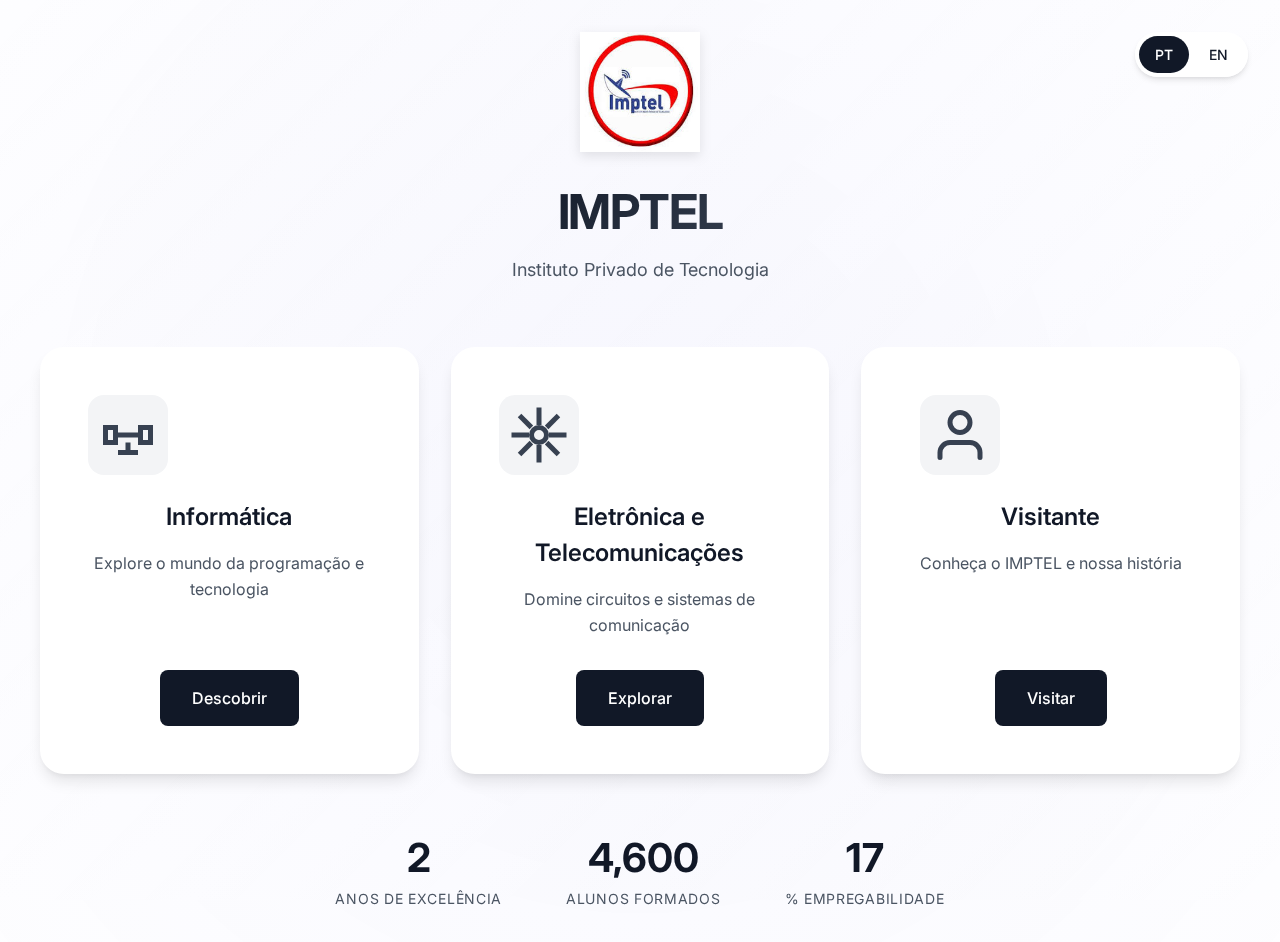
<file: index.html>
<!DOCTYPE html>
<html lang="pt">
<head>
<meta charset="UTF-8">
    <meta name="viewport" content="width=device-width, initial-scale=1.0">
    <title>IMPTEL - Instituto Médio Privado de Tecnologia | Cursos de Informática e Eletrônica</title>
    <meta name="description" content="IMPTEL oferece cursos de Informática e Eletrônica com excelência educacional. Forme-se em programação, circuitos e telecomunicações com alta empregabilidade.">
    <meta name="keywords" content="IMPTEL, instituto tecnologia, curso informática, curso eletrônica, programação, circuitos, telecomunicações, Angola">
    <meta name="author" content="IMPTEL">
    
    <!-- Open Graph -->
    <meta property="og:title" content="IMPTEL - Instituto Médio Privado de Tecnologia">
    <meta property="og:description" content="Cursos de Informática e Eletrônica com excelência educacional">
    <meta property="og:image" content="https://benj247.github.io/imptel-website/assets/images/imptellogo.jpg">
    <meta property="og:url" content="https://benj247.github.io/imptel-website/">
    <meta property="og:type" content="website">
    
    <!-- CSS Files -->
    <link rel="stylesheet" href="assets/css/reset.css">
    <link rel="stylesheet" href="assets/css/styles.css">
    <link rel="stylesheet" href="assets/css/themes.css">
    <link rel="stylesheet" href="assets/css/animations.css">
    <link rel="stylesheet" href="assets/css/responsive.css">
    
    <!-- Fonts -->
    <link rel="preconnect" href="https://fonts.googleapis.com">
    <link rel="preconnect" href="https://fonts.gstatic.com" crossorigin>
    <link href="https://fonts.googleapis.com/css2?family=Inter:wght@300;400;500;600;700&family=Roboto:wght@300;400;500;700&display=swap" rel="stylesheet">

</head>
<body class="selector-page">
    <!-- Background Blur Effect -->
    <div class="background-blur"></div>
    
    <!-- Language Switcher -->
    <div class="language-switcher">
        <button data-lang="pt" class="active">PT</button>
        <button data-lang="en">EN</button>
    </div>
    
    <!-- Main Content -->
    <main class="selector-container">
        <!-- Logo Section -->
        <div class="logo-section">
            <img src="assets/images/imptellogo.jpg" alt="IMPTEL Logo" class="main-logo">
            <h1 class="institute-name">IMPTEL</h1>
            <p class="institute-tagline" data-i18n="institute.tagline">Instituto Privado de Tecnologia</p>
        </div>
        
        <!-- Selection Cards -->
        <div class="selection-cards">
            <!-- Computer Science Card -->
            <a href="informatica.html" class="selector-card-link">
                <div class="selector-card" data-theme="informatica">
                    <div class="card-overlay green-overlay"></div>
                    <div class="card-content">
                        <div>
                            <div class="card-icon">
                                <svg width="60" height="60" viewBox="0 0 24 24" fill="none" xmlns="http://www.w3.org/2000/svg">
                                    <path d="M3 9V15H7V9H3Z" stroke="currentColor" stroke-width="2"/>
                                    <path d="M7 12H17" stroke="currentColor" stroke-width="2"/>
                                    <path d="M17 9V15H21V9H17Z" stroke="currentColor" stroke-width="2"/>
                                    <path d="M12 15V19" stroke="currentColor" stroke-width="2"/>
                                    <path d="M8 19H16" stroke="currentColor" stroke-width="2"/>
                                </svg>
                            </div>
                            <h2 class="card-title" data-i18n="selector.cs.title">Informática</h2>
                            <p class="card-description" data-i18n="selector.cs.desc">Explore o mundo da programação e tecnologia</p>
                        </div>
                        <span class="card-link" data-i18n="selector.cs.action">Descobrir</span>
                    </div>
                </div>
            </a>
            
            <!-- Electronics Card -->
            <a href="eletronica.html" class="selector-card-link">
                <div class="selector-card" data-theme="eletronica">
                    <div class="card-overlay blue-overlay"></div>
                    <div class="card-content">
                        <div>
                            <div class="card-icon">
                                <svg width="60" height="60" viewBox="0 0 24 24" fill="none" xmlns="http://www.w3.org/2000/svg">
                                    <circle cx="12" cy="12" r="3" stroke="currentColor" stroke-width="2"/>
                                    <path d="M12 1V8" stroke="currentColor" stroke-width="2"/>
                                    <path d="M12 16V23" stroke="currentColor" stroke-width="2"/>
                                    <path d="M4.22 4.22L8.95 8.95" stroke="currentColor" stroke-width="2"/>
                                    <path d="M15.05 15.05L19.78 19.78" stroke="currentColor" stroke-width="2"/>
                                    <path d="M1 12H8" stroke="currentColor" stroke-width="2"/>
                                    <path d="M16 12H23" stroke="currentColor" stroke-width="2"/>
                                    <path d="M4.22 19.78L8.95 15.05" stroke="currentColor" stroke-width="2"/>
                                    <path d="M15.05 8.95L19.78 4.22" stroke="currentColor" stroke-width="2"/>
                                </svg>
                            </div>
                            <h2 class="card-title" data-i18n="selector.elec.title">Eletrônica e Telecomunicações</h2>
                            <p class="card-description" data-i18n="selector.elec.desc">Domine circuitos e sistemas de comunicação</p>
                        </div>
                        <span class="card-link" data-i18n="selector.elec.action">Explorar</span>
                    </div>
                </div>
            </a>
            
            <!-- Visitor Card -->
            <a href="visitante.html" class="selector-card-link">
                <div class="selector-card" data-theme="visitante">
                    <div class="card-overlay neutral-overlay"></div>
                    <div class="card-content">
                        <div>
                            <div class="card-icon">
                                <svg width="60" height="60" viewBox="0 0 24 24" fill="none" xmlns="http://www.w3.org/2000/svg">
                                    <path d="M20 21V19C20 17.9391 19.5786 16.9217 18.8284 16.1716C18.0783 15.4214 17.0609 15 16 15H8C6.93913 15 5.92172 15.4214 5.17157 16.1716C4.42143 16.9217 4 17.9391 4 19V21" stroke="currentColor" stroke-width="2" stroke-linecap="round" stroke-linejoin="round"/>
                                    <circle cx="12" cy="7" r="4" stroke="currentColor" stroke-width="2" stroke-linecap="round" stroke-linejoin="round"/>
                                </svg>
                            </div>
                            <h2 class="card-title" data-i18n="selector.visitor.title">Visitante</h2>
                            <p class="card-description" data-i18n="selector.visitor.desc">Conheça o IMPTEL e nossa história</p>
                        </div>
                        <span class="card-link" data-i18n="selector.visitor.action">Visitar</span>
                    </div>
                </div>
            </a>
        </div>
        
        <!-- Quick Stats -->
        <div class="quick-stats">
            <div class="stat-item">
                <span class="stat-number" data-count="13">0</span>
                <span class="stat-label" data-i18n="stats.years">Anos de Excelência</span>
            </div>
            <div class="stat-item">
                <span class="stat-number" data-count="25000">0</span>
                <span class="stat-label" data-i18n="stats.students">Alunos Formados</span>
            </div>
            <div class="stat-item">
                <span class="stat-number" data-count="95">0</span>
                <span class="stat-label" data-i18n="stats.employment">% Empregabilidade</span>
            </div>
        </div>
    </main>
    
    <!-- Scripts -->
    <script src="assets/js/utils.js"></script>
    <script src="assets/js/translations.js"></script>
    <script src="assets/js/main.js"></script>
    <script src="assets/js/language-switcher.js"></script>
</body>
</html>
</file>
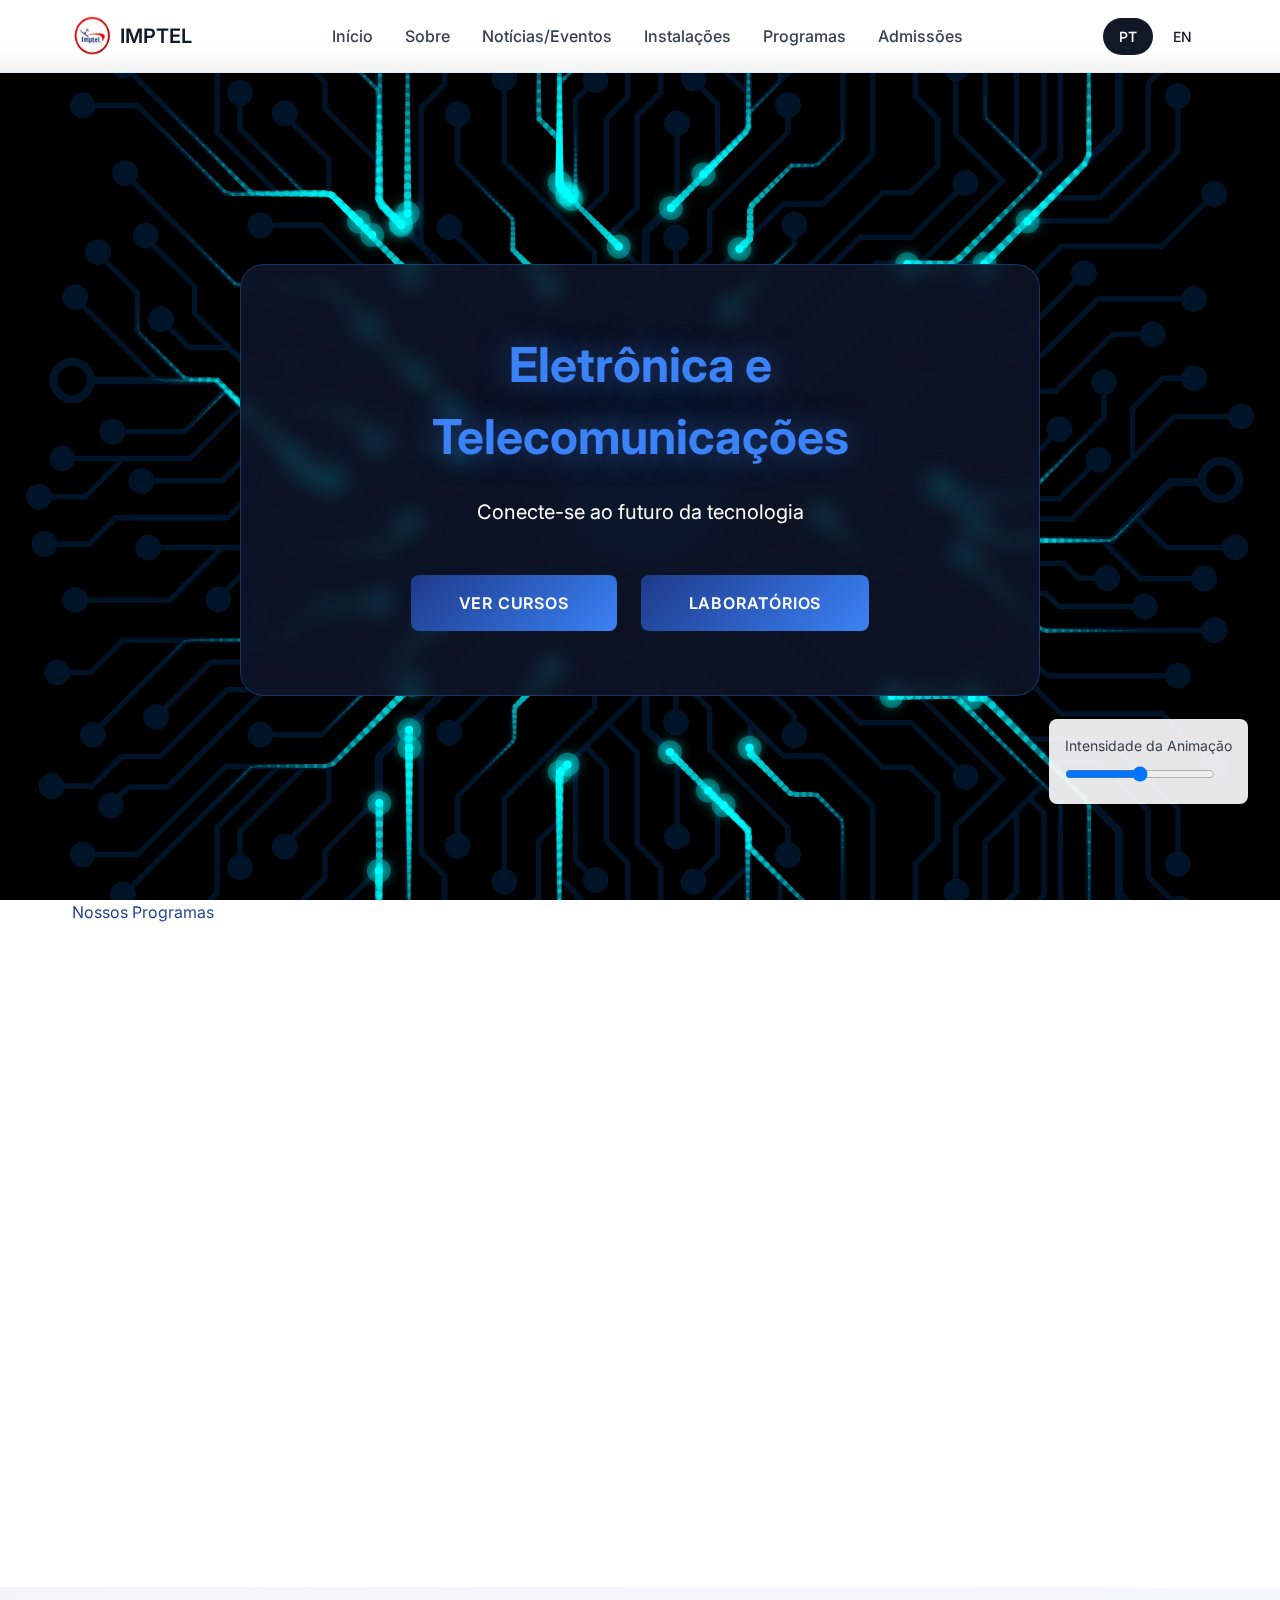
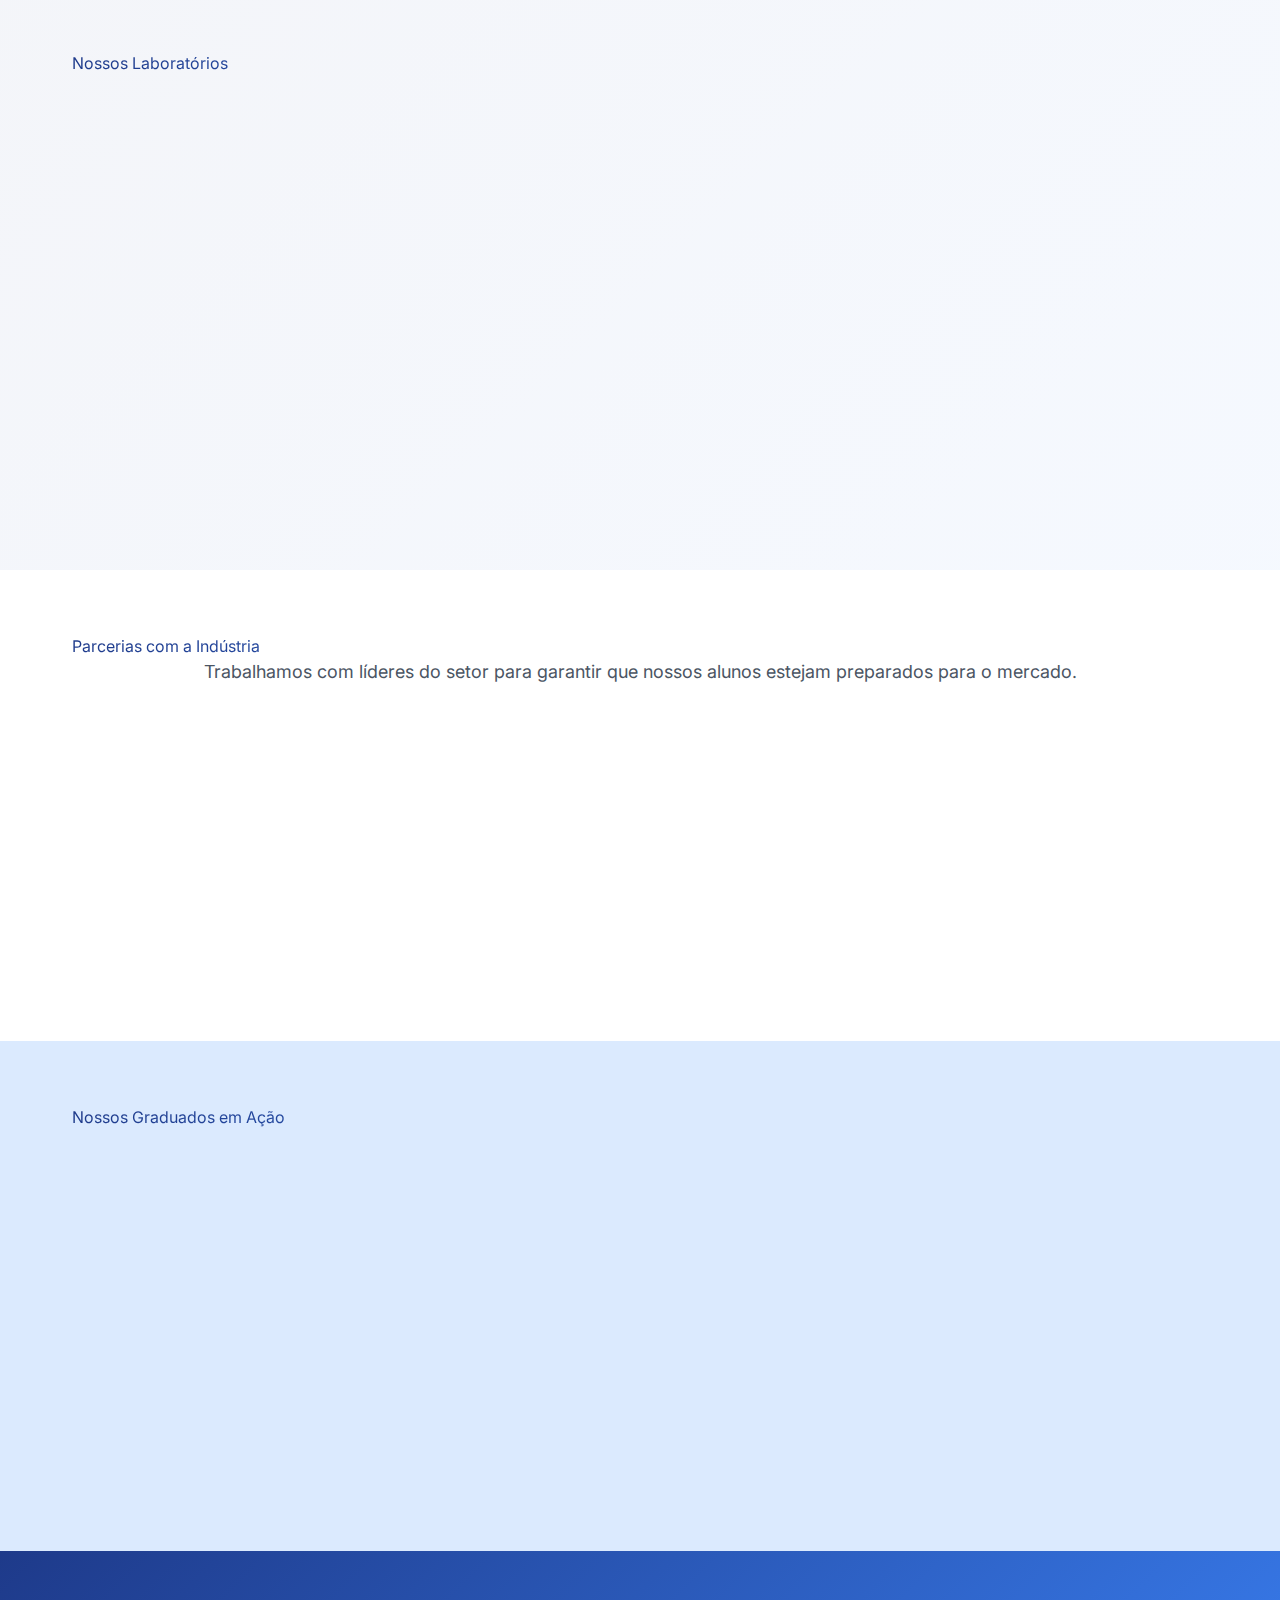
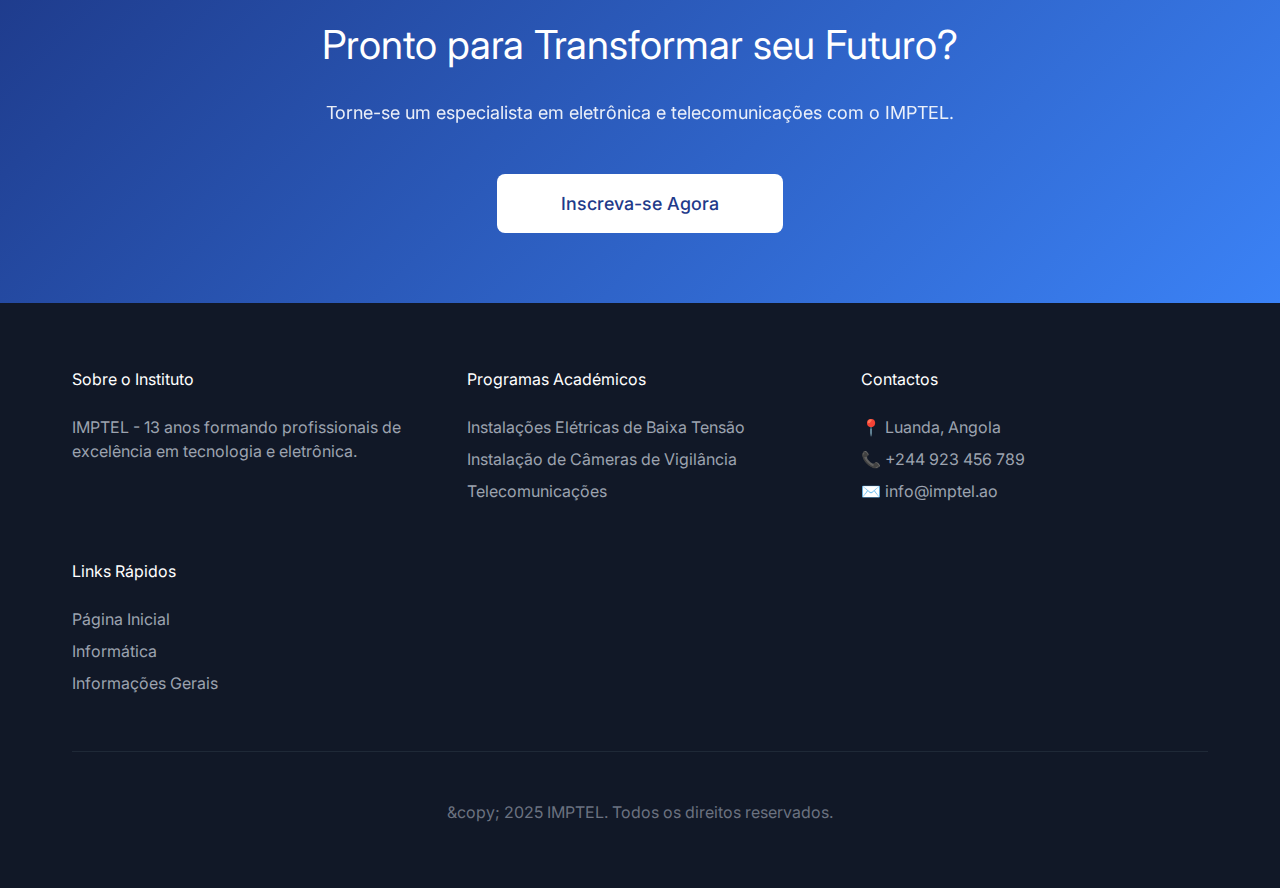
<file: eletronica.html>
<!DOCTYPE html>
<html lang="pt">
  <head>
     <meta charset="UTF-8">
    <meta name="viewport" content="width=device-width, initial-scale=1.0">
    <title>Curso de Eletrônica e Telecomunicações | IMPTEL</title>
    <meta name="description" content="Curso de Eletrônica e Telecomunicações no IMPTEL. Domine circuitos, sistemas de comunicação e tecnologias eletrônicas.">
    <meta name="keywords" content="curso eletrônica, telecomunicações, circuitos, sistemas comunicação, IMPTEL Angola">
    

    <!-- CSS Files -->
    <link rel="stylesheet" href="assets/css/reset.css" />
    <link rel="stylesheet" href="assets/css/styles.css" />
    <link rel="stylesheet" href="assets/css/themes.css" />
    <link rel="stylesheet" href="assets/css/animations.css" />
    <link rel="stylesheet" href="assets/css/responsive.css" />

    <!-- Fonts -->
    <link rel="preconnect" href="https://fonts.googleapis.com" />
    <link rel="preconnect" href="https://fonts.gstatic.com" crossorigin />
    <link
      href="https://fonts.googleapis.com/css2?family=Inter:wght@300;400;500;600;700&family=Roboto+Mono:wght@400;500&display=swap"
      rel="stylesheet"
    />


    <style>
      /* Page specific styles */
      body {
        padding-top: 60px; /* Account for fixed header */
      }

      .hero-section {
        min-height: calc(100vh - 60px);
        position: relative;
        display: flex;
        align-items: center;
        overflow: hidden;
        background: #000000;
      }

      @media (max-width: 768px) {
        .hero-section {
          min-height: auto;
          padding: var(--spacing-2xl) 0;
        }
      }

      .circuits-container {
        position: absolute;
        top: 0;
        left: 0;
        width: 100%;
        height: 100%;
        overflow: hidden;
        z-index: 1;
      }

      .circuits-container object,
      .circuits-container img {
        position: relative;
        z-index: 1;
      }

      .circuits-container canvas {
        position: absolute !important;
        top: 0 !important;
        left: 0 !important;
        z-index: 10 !important;
        pointer-events: none !important;
      }

      #circuits-canvas {
        width: 100%;
        height: 100%;
        display: block;
      }

      .hero-content {
        position: relative;
        z-index: 2;
        background: rgba(15, 23, 42, 0.8);
        backdrop-filter: blur(10px);
        padding: var(--spacing-3xl);
        border-radius: var(--radius-xl);
        text-align: center;
        max-width: 800px;
        margin: 0 auto;
        border: 1px solid rgba(59, 130, 246, 0.3);
      }

      @media (max-width: 768px) {
        .hero-content {
          padding: var(--spacing-xl);
          margin: 0 var(--spacing-md);
        }
      }

      @media (max-width: 415px) {
        .hero-content {
          padding: var(--spacing-lg);
          margin: 0 var(--spacing-sm);
          max-width: 95%;
        }
      }

      .hero-content h1 {
        color: var(--theme-elec-accent);
        font-size: 3rem;
        font-weight: 700;
        margin-bottom: var(--spacing-lg);
        text-shadow: 0 0 30px rgba(59, 130, 246, 0.5);
      }

      .hero-content p {
        color: var(--color-white);
        font-size: 1.25rem;
        margin-bottom: var(--spacing-2xl);
      }

      @media (max-width: 768px) {
        .hero-content h1 {
          font-size: 2rem;
        }

        .hero-content p {
          font-size: 1rem;
        }
      }

      @media (max-width: 415px) {
        .hero-content h1 {
          font-size: 1.5rem;
          line-height: 1.2;
        }

        .hero-content p {
          font-size: 0.875rem;
          margin-bottom: var(--spacing-lg);
        }
      }

      .hero-buttons {
        display: flex;
        gap: var(--spacing-lg);
        justify-content: center;
        flex-wrap: wrap;
      }

      .hero-btn {
        padding: var(--spacing-md) var(--spacing-2xl);
        background: var(--theme-elec-gradient);
        color: var(--color-white);
        border-radius: var(--radius-md);
        font-weight: 600;
        transition: all var(--transition-base);
        text-transform: uppercase;
        letter-spacing: 0.05em;
      }

      .hero-btn:hover {
        transform: translateY(-2px);
        box-shadow: 0 10px 20px rgba(59, 130, 246, 0.3);
      }

      @media (max-width: 480px) {
        .hero-buttons {
          flex-direction: column;
          gap: var(--spacing-md);
        }

        .hero-btn {
          width: 100%;
          padding: var(--spacing-md) var(--spacing-lg);
        }
      }

      @media (max-width: 415px) {
        .hero-buttons {
          gap: var(--spacing-sm);
        }

        .hero-btn {
          padding: var(--spacing-sm) var(--spacing-md);
          font-size: 0.875rem;
        }
      }

      .course-card {
        background: var(--color-white);
        border: 2px solid var(--theme-elec-light);
        border-radius: var(--radius-lg);
        padding: var(--spacing-2xl);
        transition: all var(--transition-base);
        text-align: center;
      }

      .course-card:hover {
        border-color: var(--theme-elec-accent);
        transform: translateY(-5px);
        box-shadow: 0 10px 30px rgba(59, 130, 246, 0.2);
      }

      .course-icon {
        width: 80px;
        height: 80px;
        margin: 0 auto var(--spacing-lg);
        background: var(--theme-elec-light);
        border-radius: var(--radius-lg);
        display: flex;
        align-items: center;
        justify-content: center;
        color: var(--theme-elec-primary);
      }

      .course-icon svg {
        width: 50px;
        height: 50px;
      }

      .circuit-diagram {
        background: #f0f9ff;
        border: 2px solid var(--theme-elec-light);
        border-radius: var(--radius-md);
        padding: var(--spacing-lg);
        margin: var(--spacing-lg) 0;
        position: relative;
        overflow: hidden;
      }

      .lab-equipment {
        background: linear-gradient(
          135deg,
          var(--theme-elec-light) 0%,
          rgba(219, 234, 254, 0.5) 100%
        );
        padding: var(--spacing-2xl);
        border-radius: var(--radius-lg);
        margin: var(--spacing-lg) 0;
      }

      /* Labs Grid Responsive */
      @media (max-width: 768px) {
        .labs-grid {
          grid-template-columns: 1fr !important;
          gap: var(--spacing-xl) !important;
        }
      }

      @media (max-width: 415px) {
        .labs-grid {
          gap: var(--spacing-lg) !important;
        }

        .lab-equipment {
          padding: var(--spacing-lg);
        }
      }

      /* Animation Controls Wrapper */
      .animation-controls-wrapper {
        position: relative;
        margin-top: calc(-1 * var(--spacing-3xl));
      }

      .animation-controls {
        position: absolute;
        bottom: var(--spacing-xl);
        right: var(--spacing-xl);
        background: rgba(255, 255, 255, 0.9);
        padding: var(--spacing-md);
        border-radius: var(--radius-md);
        box-shadow: var(--shadow-lg);
        z-index: 10;
      }

      .animation-controls label {
        display: block;
        font-size: 0.875rem;
        margin-bottom: var(--spacing-sm);
        color: var(--color-gray-700);
      }

      .animation-controls input[type="range"] {
        width: 150px;
      }

      /* Medium screens - prevent overlap */
      @media (max-width: 1024px) {
        .animation-controls-wrapper {
          margin-top: 0;
        }

        .animation-controls {
          position: relative;
          bottom: auto;
          right: auto;
          margin: var(--spacing-xl) var(--spacing-xl) 0 auto;
          max-width: 200px;
        }
      }

      @media (max-width: 916px) {
        .animation-controls-wrapper {
          position: static;
          padding: var(--spacing-xl);
          background: var(--color-gray-50);
          margin-top: 0;
        }

        .animation-controls {
          position: static;
          transform: none;
          margin: 0 auto;
          max-width: 300px;
          text-align: center;
        }
      }
    </style>

  </head>
  <body class="theme-eletronica">
    <!-- Skip to main content -->
    <a
      href="#main"
      class="skip-to-main sr-only"
      data-i18n="common.skipToMain"
    ></a>

    <!-- Header -->
    <header class="header">
      <div class="container">
        <nav class="navbar">
          <a href="index.html" class="logo">
            <img
              src="assets/images/imptellogo.jpg"
              alt="IMPTEL Logo"
              width="40"
              height="40"
            />
            <span>IMPTEL</span>
          </a>

          <ul class="nav-menu">
            <li>
              <a href="index.html" class="nav-link" data-i18n="nav.home"></a>
            </li>
            <li>
              <a
                href="visitante.html#about"
                class="nav-link"
                data-i18n="nav.about"
              ></a>
            </li>
            <li>
              <a
                href="visitante.html#home"
                class="nav-link"
                data-i18n="nav.news"
              ></a>
            </li>
            <li>
              <a
                href="visitante.html#facilities"
                class="nav-link"
                data-i18n="nav.facilities"
              ></a>
            </li>
            <li>
              <a
                href="visitante.html#courses"
                class="nav-link"
                data-i18n="nav.programs"
              ></a>
            </li>
            <li>
              <a
                href="visitante.html#admission"
                class="nav-link"
                data-i18n="nav.admissions"
              ></a>
            </li>
          </ul>

          <div class="language-switcher">
            <button data-lang="pt" class="active">PT</button>
            <button data-lang="en">EN</button>
          </div>

          <button class="mobile-menu-toggle" aria-label="Toggle menu">
            <span></span>
            <span></span>
            <span></span>
          </button>
        </nav>
      </div>
    </header>

    <!-- Main Content -->
    <main id="main">
      <!-- Hero Section with Circuit Animation -->
      <section class="hero-section">
        <div class="circuits-container">
          <!-- Temporarily showing SVG directly -->
          <img
            src="assets/images/circuit-lines.svg"
            alt="Circuit Board"
            style="width: 100%; height: 100%; object-fit: cover; opacity: 0.8"
          />
        </div>

        <div class="container">
          <div class="hero-content animate-fade-in-up">
            <h1 data-i18n="hero.elec.title"></h1>
            <p data-i18n="hero.elec.subtitle"></p>

            <div class="hero-buttons">
              <a
                href="#courses"
                class="hero-btn"
                data-i18n="hero.elec.btn1"
              ></a>
              <a href="#labs" class="hero-btn" data-i18n="hero.elec.btn2"></a>
            </div>
          </div>
        </div>
      </section>

      <!-- Animation Controls -->
      <div class="animation-controls-wrapper">
        <div class="animation-controls">
          <label
            for="animation-intensity"
            data-i18n="animation.intensity"
          ></label>
          <input
            type="range"
            id="animation-intensity"
            class="animation-intensity-control"
            min="0"
            max="1"
            step="0.1"
            value="0.7"
          />
        </div>
      </div>

      <!-- Courses Section -->
      <section id="courses" class="section">
        <div class="container">
          <h2
            class="section-title gradient-text"
            data-i18n="sections.programs"
          ></h2>

          <div
            class="courses-grid"
            style="
              display: grid;
              grid-template-columns: repeat(auto-fit, minmax(300px, 1fr));
              gap: var(--spacing-xl);
              margin-top: var(--spacing-2xl);
            "
          >
            <!-- Low Voltage Installations -->
            <div class="course-card scroll-animate">
              <div class="course-icon">
                <svg fill="none" stroke="currentColor" viewBox="0 0 24 24">
                  <path
                    stroke-linecap="round"
                    stroke-linejoin="round"
                    stroke-width="2"
                    d="M13 10V3L4 14h7v7l9-11h-7z"
                  ></path>
                </svg>
              </div>
              <h3 data-i18n="electronics.courses.lowVoltage"></h3>
              <p data-i18n="electronics.courses.lowVoltageDesc"></p>

              <div class="circuit-diagram">
                <svg width="100%" height="100" viewBox="0 0 200 100">
                  <line
                    x1="20"
                    y1="50"
                    x2="80"
                    y2="50"
                    stroke="#1E3A8A"
                    stroke-width="2"
                  />
                  <circle
                    cx="100"
                    cy="50"
                    r="20"
                    fill="none"
                    stroke="#1E3A8A"
                    stroke-width="2"
                  />
                  <line
                    x1="120"
                    y1="50"
                    x2="180"
                    y2="50"
                    stroke="#1E3A8A"
                    stroke-width="2"
                  />
                  <text
                    x="100"
                    y="55"
                    text-anchor="middle"
                    fill="#1E3A8A"
                    font-size="14"
                  >
                    220V
                  </text>
                </svg>
              </div>
            </div>

            <!-- Camera Installation -->
            <div class="course-card scroll-animate">
              <div class="course-icon">
                <svg fill="none" stroke="currentColor" viewBox="0 0 24 24">
                  <path
                    stroke-linecap="round"
                    stroke-linejoin="round"
                    stroke-width="2"
                    d="M15 10l4.553-2.276A1 1 0 0121 8.618v6.764a1 1 0 01-1.447.894L15 14M5 18h8a2 2 0 002-2V8a2 2 0 00-2-2H5a2 2 0 00-2 2v8a2 2 0 002 2z"
                  ></path>
                </svg>
              </div>
              <h3 data-i18n="electronics.courses.cameras"></h3>
              <p data-i18n="electronics.courses.camerasDesc"></p>

              <div class="circuit-diagram">
                <svg width="100%" height="100" viewBox="0 0 200 100">
                  <rect
                    x="20"
                    y="30"
                    width="40"
                    height="40"
                    fill="none"
                    stroke="#1E3A8A"
                    stroke-width="2"
                  />
                  <line
                    x1="60"
                    y1="50"
                    x2="140"
                    y2="50"
                    stroke="#1E3A8A"
                    stroke-width="2"
                    stroke-dasharray="5,5"
                  />
                  <rect
                    x="140"
                    y="40"
                    width="40"
                    height="20"
                    fill="none"
                    stroke="#1E3A8A"
                    stroke-width="2"
                  />
                  <text x="30" y="85" font-size="12" fill="#1E3A8A">CAM</text>
                  <text x="150" y="75" font-size="12" fill="#1E3A8A">DVR</text>
                </svg>
              </div>
            </div>

            <!-- Telecommunications -->
            <div class="course-card scroll-animate">
              <div class="course-icon">
                <svg fill="none" stroke="currentColor" viewBox="0 0 24 24">
                  <path
                    stroke-linecap="round"
                    stroke-linejoin="round"
                    stroke-width="2"
                    d="M8.111 16.404a5.5 5.5 0 017.778 0M12 20h.01m-7.08-7.071c3.904-3.905 10.236-3.905 14.141 0M1.394 9.393c5.857-5.857 15.355-5.857 21.213 0"
                  ></path>
                </svg>
              </div>
              <h3 data-i18n="electronics.courses.telecom"></h3>
              <p data-i18n="electronics.courses.telecomDesc"></p>

              <div class="circuit-diagram">
                <svg width="100%" height="100" viewBox="0 0 200 100">
                  <circle cx="50" cy="50" r="5" fill="#1E3A8A" />
                  <circle
                    cx="50"
                    cy="50"
                    r="15"
                    fill="none"
                    stroke="#1E3A8A"
                    stroke-width="1"
                    opacity="0.7"
                  />
                  <circle
                    cx="50"
                    cy="50"
                    r="25"
                    fill="none"
                    stroke="#1E3A8A"
                    stroke-width="1"
                    opacity="0.5"
                  />
                  <circle
                    cx="50"
                    cy="50"
                    r="35"
                    fill="none"
                    stroke="#1E3A8A"
                    stroke-width="1"
                    opacity="0.3"
                  />
                  <line
                    x1="85"
                    y1="50"
                    x2="150"
                    y2="50"
                    stroke="#1E3A8A"
                    stroke-width="2"
                  />
                  <circle cx="150" cy="50" r="5" fill="#1E3A8A" />
                </svg>
              </div>
            </div>
          </div>
        </div>
      </section>

      <!-- Laboratories Section -->
      <section id="labs" class="section theme-section">
        <div class="container">
          <h2
            class="section-title gradient-text"
            data-i18n="electronics.labs.title"
          ></h2>

          <div
            class="labs-grid"
            style="
              display: grid;
              grid-template-columns: 1fr 1fr;
              gap: var(--spacing-2xl);
              align-items: center;
              margin-top: var(--spacing-2xl);
            "
          >
            <div class="scroll-animate-left">
              <h3
                style="
                  color: var(--theme-elec-primary);
                  margin-bottom: var(--spacing-lg);
                "
                data-i18n="electronics.labs.equipment"
              ></h3>
              <p
                style="margin-bottom: var(--spacing-lg)"
                data-i18n="electronics.labs.equipmentDesc"
              ></p>

              <ul style="list-style: none; padding: 0">
                <li
                  style="
                    margin-bottom: var(--spacing-md);
                    padding-left: var(--spacing-lg);
                    position: relative;
                  "
                >
                  <span
                    style="
                      position: absolute;
                      left: 0;
                      color: var(--theme-elec-accent);
                    "
                    >▶</span
                  >
                  <span data-i18n="electronics.labs.item1"></span>
                </li>
                <li
                  style="
                    margin-bottom: var(--spacing-md);
                    padding-left: var(--spacing-lg);
                    position: relative;
                  "
                >
                  <span
                    style="
                      position: absolute;
                      left: 0;
                      color: var(--theme-elec-accent);
                    "
                    >▶</span
                  >
                  <span data-i18n="electronics.labs.item2"></span>
                </li>
                <li
                  style="
                    margin-bottom: var(--spacing-md);
                    padding-left: var(--spacing-lg);
                    position: relative;
                  "
                >
                  <span
                    style="
                      position: absolute;
                      left: 0;
                      color: var(--theme-elec-accent);
                    "
                    >▶</span
                  >
                  <span data-i18n="electronics.labs.item3"></span>
                </li>
                <li
                  style="
                    margin-bottom: var(--spacing-md);
                    padding-left: var(--spacing-lg);
                    position: relative;
                  "
                >
                  <span
                    style="
                      position: absolute;
                      left: 0;
                      color: var(--theme-elec-accent);
                    "
                    >▶</span
                  >
                  <span data-i18n="electronics.labs.item4"></span>
                </li>
                <li
                  style="
                    margin-bottom: var(--spacing-md);
                    padding-left: var(--spacing-lg);
                    position: relative;
                  "
                >
                  <span
                    style="
                      position: absolute;
                      left: 0;
                      color: var(--theme-elec-accent);
                    "
                    >▶</span
                  >
                  <span data-i18n="electronics.labs.item5"></span>
                </li>
              </ul>
            </div>

            <div class="scroll-animate-right">
              <div class="lab-equipment">
                <h4
                  style="
                    color: var(--theme-elec-dark);
                    margin-bottom: var(--spacing-lg);
                    text-align: center;
                  "
                  data-i18n="electronics.labs.areas"
                ></h4>
                <div
                  style="
                    display: grid;
                    grid-template-columns: repeat(2, 1fr);
                    gap: var(--spacing-md);
                  "
                >
                  <div
                    class="badge"
                    style="
                      background: var(--theme-elec-light);
                      color: var(--theme-elec-dark);
                      text-align: center;
                      padding: var(--spacing-md);
                    "
                  >
                    <span data-i18n="electronics.labs.digitalElec"></span>
                  </div>
                  <div
                    class="badge"
                    style="
                      background: var(--theme-elec-light);
                      color: var(--theme-elec-dark);
                      text-align: center;
                      padding: var(--spacing-md);
                    "
                  >
                    <span data-i18n="electronics.labs.analogElec"></span>
                  </div>
                  <div
                    class="badge"
                    style="
                      background: var(--theme-elec-light);
                      color: var(--theme-elec-dark);
                      text-align: center;
                      padding: var(--spacing-md);
                    "
                  >
                    <span data-i18n="electronics.labs.microcontrollers"></span>
                  </div>
                  <div
                    class="badge"
                    style="
                      background: var(--theme-elec-light);
                      color: var(--theme-elec-dark);
                      text-align: center;
                      padding: var(--spacing-md);
                    "
                  >
                    <span data-i18n="electronics.labs.dataNetworks"></span>
                  </div>
                  <div
                    class="badge"
                    style="
                      background: var(--theme-elec-light);
                      color: var(--theme-elec-dark);
                      text-align: center;
                      padding: var(--spacing-md);
                    "
                  >
                    <span data-i18n="electronics.labs.iotSensors"></span>
                  </div>
                  <div
                    class="badge"
                    style="
                      background: var(--theme-elec-light);
                      color: var(--theme-elec-dark);
                      text-align: center;
                      padding: var(--spacing-md);
                    "
                  >
                    <span data-i18n="electronics.labs.solarEnergy"></span>
                  </div>
                </div>
              </div>
            </div>
          </div>
        </div>
      </section>

      <!-- Industry Partnerships -->
      <section class="section">
        <div class="container">
          <h2
            class="section-title gradient-text"
            data-i18n="electronics.partnerships.title"
          ></h2>

          <div style="text-align: center; margin-bottom: var(--spacing-2xl)">
            <p
              style="font-size: 1.125rem; color: var(--color-gray-600)"
              data-i18n="electronics.partnerships.desc"
            ></p>
          </div>

          <div
            style="
              display: grid;
              grid-template-columns: repeat(auto-fit, minmax(250px, 1fr));
              gap: var(--spacing-xl);
            "
          >
            <!-- Partner Card 1 -->
            <div class="theme-card scroll-animate">
              <div
                style="
                  height: 80px;
                  background: var(--color-gray-100);
                  border-radius: var(--radius-md);
                  margin-bottom: var(--spacing-lg);
                  display: flex;
                  align-items: center;
                  justify-content: center;
                "
              >
                <span
                  style="color: var(--color-gray-400); font-weight: 600"
                  data-i18n="electronics.partnerships.partner1"
                ></span>
              </div>
              <h4
                style="
                  color: var(--theme-elec-dark);
                  margin-bottom: var(--spacing-sm);
                "
                data-i18n="electronics.partnerships.partner1Title"
              ></h4>
              <p
                style="color: var(--color-gray-600); font-size: 0.875rem"
                data-i18n="electronics.partnerships.partner1Desc"
              ></p>
            </div>

            <!-- Partner Card 2 -->
            <div
              class="theme-card scroll-animate"
              style="animation-delay: 0.1s"
            >
              <div
                style="
                  height: 80px;
                  background: var(--color-gray-100);
                  border-radius: var(--radius-md);
                  margin-bottom: var(--spacing-lg);
                  display: flex;
                  align-items: center;
                  justify-content: center;
                "
              >
                <span
                  style="color: var(--color-gray-400); font-weight: 600"
                  data-i18n="electronics.partnerships.partner2"
                ></span>
              </div>
              <h4
                style="
                  color: var(--theme-elec-dark);
                  margin-bottom: var(--spacing-sm);
                "
                data-i18n="electronics.partnerships.partner2Title"
              ></h4>
              <p
                style="color: var(--color-gray-600); font-size: 0.875rem"
                data-i18n="electronics.partnerships.partner2Desc"
              ></p>
            </div>

            <!-- Partner Card 3 -->
            <div
              class="theme-card scroll-animate"
              style="animation-delay: 0.2s"
            >
              <div
                style="
                  height: 80px;
                  background: var(--color-gray-100);
                  border-radius: var(--radius-md);
                  margin-bottom: var(--spacing-lg);
                  display: flex;
                  align-items: center;
                  justify-content: center;
                "
              >
                <span
                  style="color: var(--color-gray-400); font-weight: 600"
                  data-i18n="electronics.partnerships.partner3"
                ></span>
              </div>
              <h4
                style="
                  color: var(--theme-elec-dark);
                  margin-bottom: var(--spacing-sm);
                "
                data-i18n="electronics.partnerships.partner3Title"
              ></h4>
              <p
                style="color: var(--color-gray-600); font-size: 0.875rem"
                data-i18n="electronics.partnerships.partner3Desc"
              ></p>
            </div>
          </div>
        </div>
      </section>

      <!-- Success Stories -->
      <section class="section" style="background: var(--theme-elec-light)">
        <div class="container">
          <h2
            class="section-title gradient-text"
            data-i18n="electronics.graduates.title"
          ></h2>

          <div
            style="
              display: grid;
              grid-template-columns: repeat(auto-fit, minmax(300px, 1fr));
              gap: var(--spacing-xl);
              margin-top: var(--spacing-2xl);
            "
          >
            <!-- Alumni Card 1 -->
            <div class="theme-card scroll-animate">
              <div
                style="
                  display: flex;
                  align-items: center;
                  margin-bottom: var(--spacing-lg);
                "
              >
                <div
                  style="
                    width: 60px;
                    height: 60px;
                    border-radius: 50%;
                    background: var(--theme-elec-light);
                    margin-right: var(--spacing-md);
                  "
                ></div>
                <div>
                  <h4 style="color: var(--theme-elec-dark)">Ana Costa</h4>
                  <p style="color: var(--color-gray-600); font-size: 0.875rem">
                    <span data-i18n="alumni.class"></span> 2022
                  </p>
                </div>
              </div>
              <p
                style="font-style: italic; color: var(--color-gray-700)"
                data-i18n="electronics.graduates.testimonial1"
              ></p>
              <p
                style="
                  color: var(--theme-elec-primary);
                  font-weight: 600;
                  margin-top: var(--spacing-md);
                "
                data-i18n="electronics.graduates.position1"
              ></p>
            </div>

            <!-- Alumni Card 2 -->
            <div
              class="theme-card scroll-animate"
              style="animation-delay: 0.1s"
            >
              <div
                style="
                  display: flex;
                  align-items: center;
                  margin-bottom: var(--spacing-lg);
                "
              >
                <div
                  style="
                    width: 60px;
                    height: 60px;
                    border-radius: 50%;
                    background: var(--theme-elec-light);
                    margin-right: var(--spacing-md);
                  "
                ></div>
                <div>
                  <h4 style="color: var(--theme-elec-dark)">Carlos Mendes</h4>
                  <p style="color: var(--color-gray-600); font-size: 0.875rem">
                    <span data-i18n="alumni.class"></span> 2021
                  </p>
                </div>
              </div>
              <p
                style="font-style: italic; color: var(--color-gray-700)"
                data-i18n="electronics.graduates.testimonial2"
              ></p>
              <p
                style="
                  color: var(--theme-elec-primary);
                  font-weight: 600;
                  margin-top: var(--spacing-md);
                "
                data-i18n="electronics.graduates.position2"
              ></p>
            </div>

            <!-- Alumni Card 3 -->
            <div
              class="theme-card scroll-animate"
              style="animation-delay: 0.2s"
            >
              <div
                style="
                  display: flex;
                  align-items: center;
                  margin-bottom: var(--spacing-lg);
                "
              >
                <div
                  style="
                    width: 60px;
                    height: 60px;
                    border-radius: 50%;
                    background: var(--theme-elec-light);
                    margin-right: var(--spacing-md);
                  "
                ></div>
                <div>
                  <h4 style="color: var(--theme-elec-dark)">Sofia Nunes</h4>
                  <p style="color: var(--color-gray-600); font-size: 0.875rem">
                    <span data-i18n="alumni.class"></span> 2023
                  </p>
                </div>
              </div>
              <p
                style="font-style: italic; color: var(--color-gray-700)"
                data-i18n="electronics.graduates.testimonial3"
              ></p>
              <p
                style="
                  color: var(--theme-elec-primary);
                  font-weight: 600;
                  margin-top: var(--spacing-md);
                "
                data-i18n="electronics.graduates.position3"
              ></p>
            </div>
          </div>
        </div>
      </section>

      <!-- CTA Section -->
      <section
        class="section"
        style="
          background: linear-gradient(
            135deg,
            var(--theme-elec-primary) 0%,
            var(--theme-elec-accent) 100%
          );
          text-align: center;
          color: var(--color-white);
        "
      >
        <div class="container">
          <h2
            style="
              font-size: 2.5rem;
              margin-bottom: var(--spacing-lg);
              color: var(--color-white);
            "
            data-i18n="sections.ready"
          ></h2>
          <p
            style="
              font-size: 1.125rem;
              margin-bottom: var(--spacing-2xl);
              opacity: 0.9;
            "
            data-i18n="electronics.cta"
          ></p>
          <a
            href="#admissions"
            class="btn-theme"
            style="
              background: var(--color-white);
              color: var(--theme-elec-primary);
              font-size: 1.125rem;
              padding: var(--spacing-md) var(--spacing-3xl);
              position: relative;
              overflow: hidden;
              display: inline-block;
            "
            data-i18n="form.enrollNow"
          ></a>
        </div>
      </section>
    </main>

    <!-- Back to Top Button -->
    <button class="back-to-top" aria-label="Back to top">
      <svg fill="none" stroke="currentColor" viewBox="0 0 24 24">
        <path
          stroke-linecap="round"
          stroke-linejoin="round"
          stroke-width="2"
          d="M5 10l7-7m0 0l7 7m-7-7v18"
        ></path>
      </svg>
    </button>

    <!-- Footer -->
    <footer
      class="footer"
      style="
        background: var(--color-gray-900);
        color: var(--color-white);
        padding: var(--spacing-3xl) 0;
      "
    >
      <div class="container">
        <div
          style="
            display: grid;
            grid-template-columns: repeat(auto-fit, minmax(250px, 1fr));
            gap: var(--spacing-2xl);
          "
        >
          <div>
            <h3
              style="margin-bottom: var(--spacing-lg)"
              data-i18n="footer.about"
            ></h3>
            <p
              style="color: var(--color-gray-400)"
              data-i18n="footer.aboutDesc"
            ></p>
          </div>

          <div>
            <h3
              style="margin-bottom: var(--spacing-lg)"
              data-i18n="footer.programs"
            ></h3>
            <ul style="list-style: none; padding: 0">
              <li style="margin-bottom: var(--spacing-sm)">
                <a
                  href="#"
                  style="
                    color: var(--color-gray-400);
                    transition: color var(--transition-fast);
                  "
                  data-i18n="electronics.courses.lowVoltage"
                ></a>
              </li>
              <li style="margin-bottom: var(--spacing-sm)">
                <a
                  href="#"
                  style="
                    color: var(--color-gray-400);
                    transition: color var(--transition-fast);
                  "
                  data-i18n="electronics.courses.cameras"
                ></a>
              </li>
              <li style="margin-bottom: var(--spacing-sm)">
                <a
                  href="#"
                  style="
                    color: var(--color-gray-400);
                    transition: color var(--transition-fast);
                  "
                  data-i18n="electronics.courses.telecom"
                ></a>
              </li>
            </ul>
          </div>

          <div>
            <h3
              style="margin-bottom: var(--spacing-lg)"
              data-i18n="footer.contact"
            ></h3>
            <ul
              style="list-style: none; padding: 0; color: var(--color-gray-400)"
            >
              <li style="margin-bottom: var(--spacing-sm)">
                📍 <span data-i18n="common.address"></span>
              </li>
              <li style="margin-bottom: var(--spacing-sm)">
                📞 +244 923 456 789
              </li>
              <li style="margin-bottom: var(--spacing-sm)">
                ✉️ info@imptel.ao
              </li>
            </ul>
          </div>

          <div>
            <h3
              style="margin-bottom: var(--spacing-lg)"
              data-i18n="footer.quickLinks"
            ></h3>
            <ul style="list-style: none; padding: 0">
              <li style="margin-bottom: var(--spacing-sm)">
                <a
                  href="index.html"
                  style="
                    color: var(--color-gray-400);
                    transition: color var(--transition-fast);
                  "
                  data-i18n="footer.home"
                ></a>
              </li>
              <li style="margin-bottom: var(--spacing-sm)">
                <a
                  href="informatica.html"
                  style="
                    color: var(--color-gray-400);
                    transition: color var(--transition-fast);
                  "
                  data-i18n="common.computerScience"
                ></a>
              </li>
              <li style="margin-bottom: var(--spacing-sm)">
                <a
                  href="visitante.html"
                  style="
                    color: var(--color-gray-400);
                    transition: color var(--transition-fast);
                  "
                  data-i18n="footer.generalInfo"
                ></a>
              </li>
            </ul>
          </div>
        </div>

        <div
          style="
            margin-top: var(--spacing-2xl);
            padding-top: var(--spacing-2xl);
            border-top: 1px solid var(--color-gray-800);
            text-align: center;
            color: var(--color-gray-500);
          "
        >
          <p>
            <span data-i18n="common.copyright"></span>
            <span data-i18n="footer.rights"></span>.
          </p>
        </div>
      </div>
    </footer>

    <!-- Scripts -->
    <script src="assets/js/utils.js"></script>
    <script src="assets/js/translations.js"></script>
    <script src="assets/js/main.js"></script>
    <script src="assets/js/language-switcher.js"></script>
    <script src="assets/js/circuit-path-electrons-enhanced.js"></script>
    <script src="assets/js/form-handler.js"></script>
  </body>
</html>
</file>
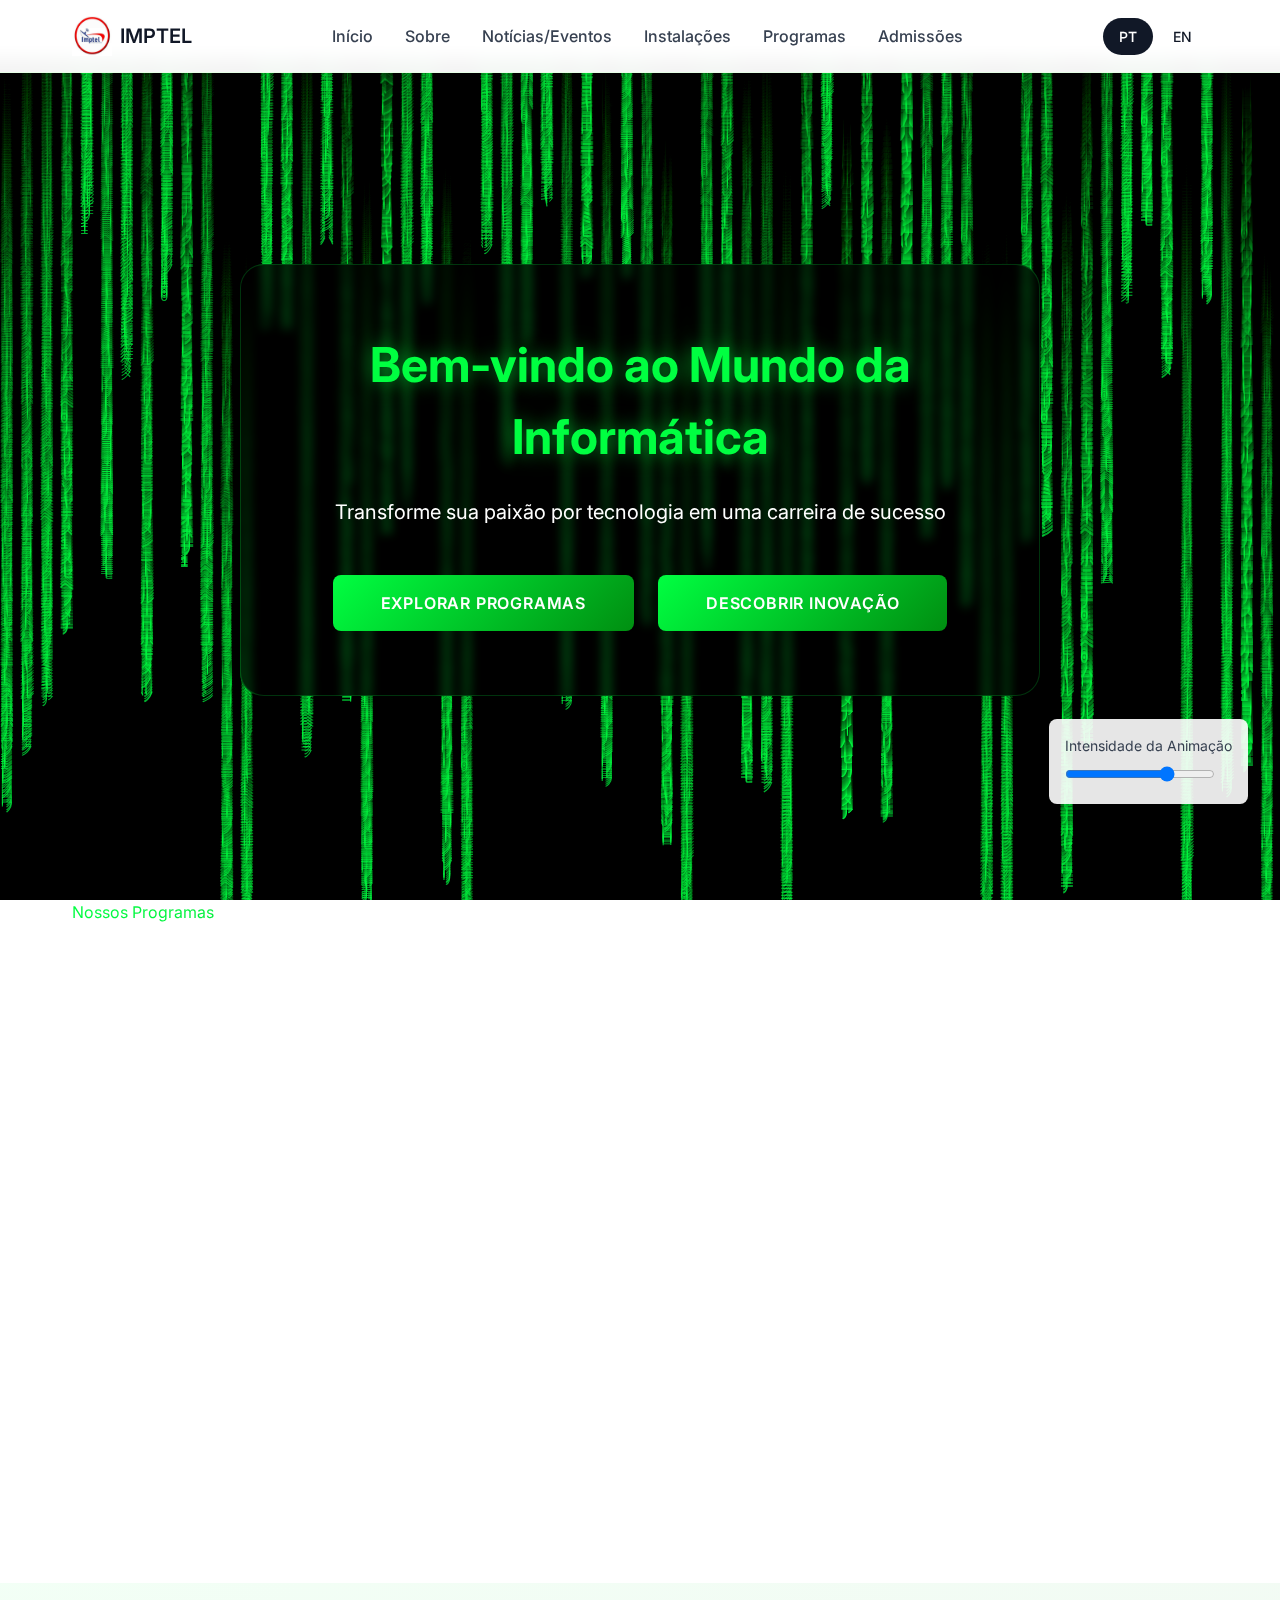
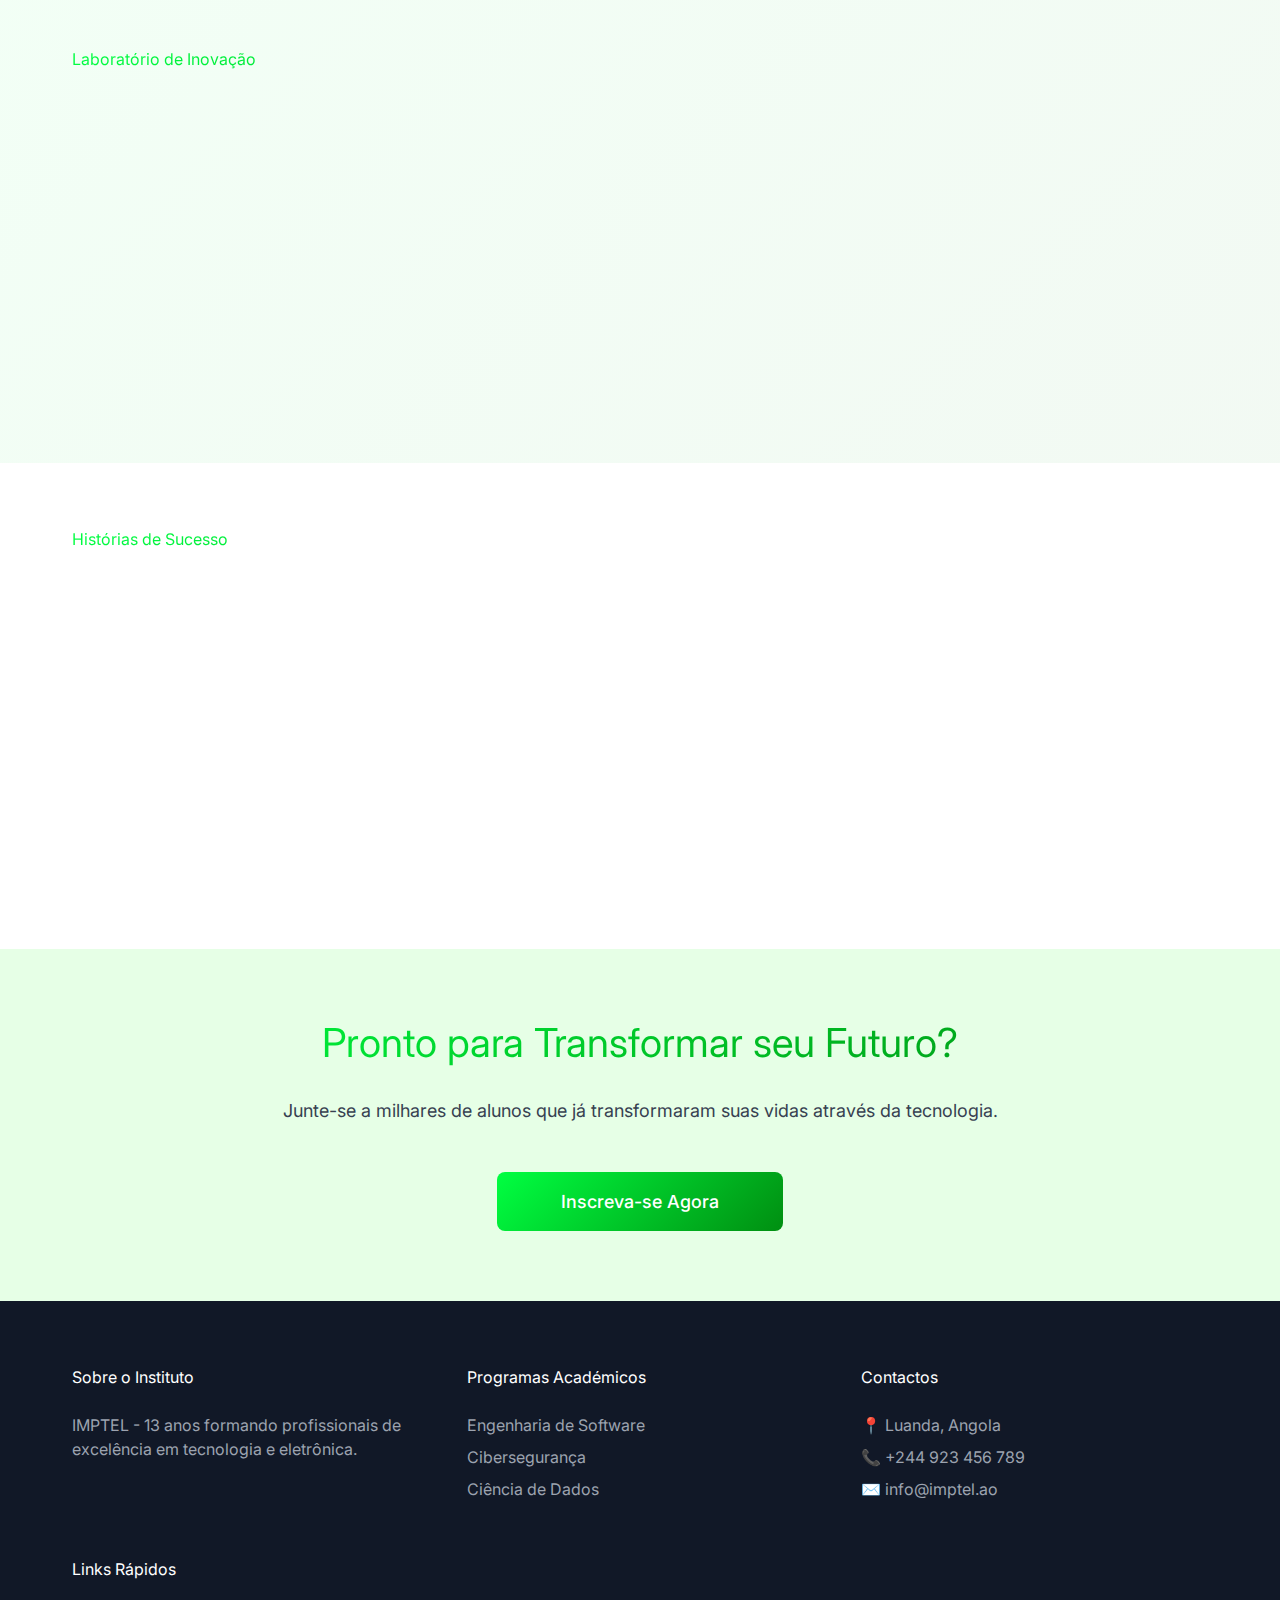
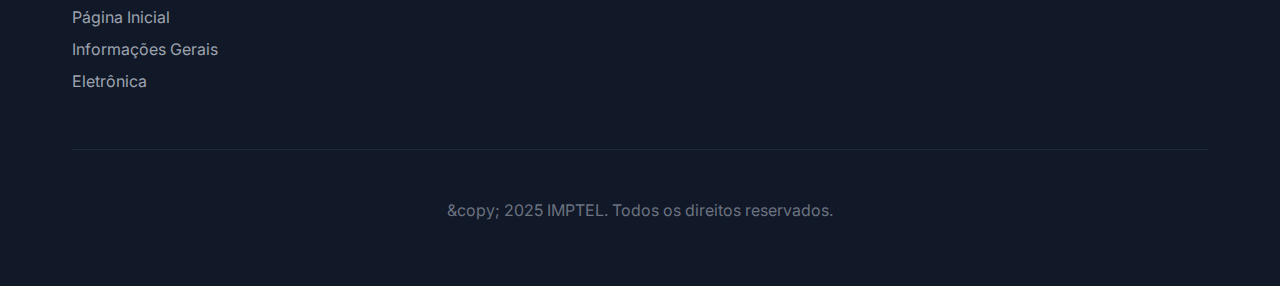
<file: informatica.html>
<!DOCTYPE html>
<html lang="pt">
<head>
   <meta charset="UTF-8">
    <meta name="viewport" content="width=device-width, initial-scale=1.0">
    <title>Curso de Informática | IMPTEL - Programação e Desenvolvimento</title>
    <meta name="description" content="Curso de Informática no IMPTEL. Aprenda programação, desenvolvimento web, banco de dados e prepare-se para o mercado de trabalho.">
    <meta name="keywords" content="curso informática, programação, desenvolvimento web, Python, Java, JavaScript, IMPTEL Angola">
    
    <!-- CSS Files -->
    <link rel="stylesheet" href="assets/css/reset.css">
    <link rel="stylesheet" href="assets/css/styles.css">
    <link rel="stylesheet" href="assets/css/themes.css">
    <link rel="stylesheet" href="assets/css/animations.css">
    <link rel="stylesheet" href="assets/css/responsive.css">
    
    <!-- Fonts -->
    <link rel="preconnect" href="https://fonts.googleapis.com">
    <link rel="preconnect" href="https://fonts.gstatic.com" crossorigin>
    <link href="https://fonts.googleapis.com/css2?family=Inter:wght@300;400;500;600;700&family=Roboto+Mono:wght@400;500&display=swap" rel="stylesheet">
    
    <style>
        /* Page specific styles */
        body {
            padding-top: 60px; /* Account for fixed header */
        }
        
        .hero-section {
            min-height: calc(100vh - 60px); /* Full viewport minus header */
            position: relative;
            display: flex;
            align-items: center;
            overflow: hidden;
            background: #000; /* Black background for matrix effect */
        }
        
        .matrix-container {
            position: absolute;
            top: 0;
            left: 0;
            width: 100%;
            height: 100%;
            overflow: hidden;
            z-index: 1;
        }
        
        #matrix-canvas {
            width: 100%;
            height: 100%;
            display: block;
        }
        
        .hero-content {
            position: relative;
            z-index: 2;
            background: rgba(0, 0, 0, 0.7);
            backdrop-filter: blur(5px);
            padding: var(--spacing-3xl);
            border-radius: var(--radius-xl);
            text-align: center;
            max-width: 800px;
            margin: 0 auto;
            border: 1px solid rgba(0, 255, 65, 0.2);
        }
        
        @media (max-width: 768px) {
            .hero-content {
                padding: var(--spacing-xl);
                margin: 0 var(--spacing-md);
            }
        }
        
        @media (max-width: 415px) {
            .hero-content {
                padding: var(--spacing-lg);
                margin: 0 var(--spacing-sm);
                max-width: 95%;
            }
        }
        
        .hero-content h1 {
            color: var(--theme-cs-primary);
            font-size: 3rem;
            font-weight: 700;
            margin-bottom: var(--spacing-lg);
            text-shadow: 0 0 20px rgba(0, 255, 65, 0.5);
        }
        
        .hero-content p {
            color: var(--color-white);
            font-size: 1.25rem;
            margin-bottom: var(--spacing-2xl);
        }
        
        @media (max-width: 768px) {
            .hero-content h1 {
                font-size: 2rem;
            }
            
            .hero-content p {
                font-size: 1rem;
            }
        }
        
        @media (max-width: 415px) {
            .hero-content h1 {
                font-size: 1.5rem;
                line-height: 1.2;
            }
            
            .hero-content p {
                font-size: 0.875rem;
                margin-bottom: var(--spacing-lg);
            }
        }
        
        .hero-buttons {
            display: flex;
            gap: var(--spacing-lg);
            justify-content: center;
            flex-wrap: wrap;
        }
        
        .hero-btn {
            padding: var(--spacing-md) var(--spacing-2xl);
            background: var(--theme-cs-gradient);
            color: var(--color-white);
            border-radius: var(--radius-md);
            font-weight: 600;
            transition: all var(--transition-base);
            text-transform: uppercase;
            letter-spacing: 0.05em;
        }
        
        .hero-btn:hover {
            transform: translateY(-2px);
            box-shadow: 0 10px 20px rgba(0, 255, 65, 0.3);
        }
        
        @media (max-width: 480px) {
            .hero-buttons {
                flex-direction: column;
                gap: var(--spacing-md);
            }
            
            .hero-btn {
                width: 100%;
                padding: var(--spacing-md) var(--spacing-lg);
            }
        }
        
        @media (max-width: 415px) {
            .hero-buttons {
                gap: var(--spacing-sm);
            }
            
            .hero-btn {
                padding: var(--spacing-sm) var(--spacing-md);
                font-size: 0.875rem;
            }
        }
        
        .program-card {
            background: var(--color-white);
            border: 2px solid var(--theme-cs-light);
            border-radius: var(--radius-lg);
            padding: var(--spacing-2xl);
            transition: all var(--transition-base);
            text-align: center;
        }
        
        .program-card:hover {
            border-color: var(--theme-cs-primary);
            transform: translateY(-5px);
            box-shadow: 0 10px 30px rgba(0, 255, 65, 0.2);
        }
        
        .program-icon {
            width: 80px;
            height: 80px;
            margin: 0 auto var(--spacing-lg);
            background: var(--theme-cs-light);
            border-radius: var(--radius-lg);
            display: flex;
            align-items: center;
            justify-content: center;
            color: var(--theme-cs-secondary);
        }
        
        .program-icon svg {
            width: 50px;
            height: 50px;
        }
        
        .code-snippet {
            background: #1a1a1a;
            color: var(--theme-cs-primary);
            padding: var(--spacing-lg);
            border-radius: var(--radius-md);
            font-family: 'Roboto Mono', monospace;
            font-size: 0.9rem;
            overflow-x: auto;
            margin: var(--spacing-lg) 0;
        }
        
        /* Innovation Grid Responsive */
        @media (max-width: 768px) {
            .innovation-grid {
                grid-template-columns: 1fr !important;
                gap: var(--spacing-xl) !important;
            }
        }
        
        @media (max-width: 415px) {
            .innovation-grid {
                gap: var(--spacing-lg) !important;
            }
        }
        
        /* Animation Controls Wrapper */
        .animation-controls-wrapper {
            position: relative;
            margin-top: calc(-1 * var(--spacing-3xl));
        }
        
        .animation-controls {
            position: absolute;
            bottom: var(--spacing-xl);
            right: var(--spacing-xl);
            background: rgba(255, 255, 255, 0.9);
            padding: var(--spacing-md);
            border-radius: var(--radius-md);
            box-shadow: var(--shadow-lg);
            z-index: 10;
        }
        
        .animation-controls label {
            display: block;
            font-size: 0.875rem;
            margin-bottom: var(--spacing-sm);
            color: var(--color-gray-700);
        }
        
        .animation-controls input[type="range"] {
            width: 150px;
        }
        
        /* Medium screens - prevent overlap */
        @media (max-width: 1024px) {
            .animation-controls-wrapper {
                margin-top: 0;
            }
            
            .animation-controls {
                position: relative;
                bottom: auto;
                right: auto;
                margin: var(--spacing-xl) var(--spacing-xl) 0 auto;
                max-width: 200px;
            }
        }
        
        @media (max-width: 916px) {
            .animation-controls-wrapper {
                position: static;
                padding: var(--spacing-xl);
                background: var(--color-gray-50);
                margin-top: 0;
            }
            
            .animation-controls {
                position: static;
                transform: none;
                margin: 0 auto;
                max-width: 300px;
                text-align: center;
            }
        }
    </style>

</head>
<body class="theme-informatica">
    <!-- Skip to main content -->
    <a href="#main" class="skip-to-main sr-only" data-i18n="common.skipToMain">Saltar para conteúdo principal</a>
    
    <!-- Header -->
    <header class="header">
        <div class="container">
            <nav class="navbar">
                <a href="index.html" class="logo">
                    <img src="assets/images/imptellogo.jpg" alt="IMPTEL Logo" width="40" height="40">
                    <span>IMPTEL</span>
                </a>
                
                <ul class="nav-menu">
                    <li><a href="index.html" class="nav-link" data-i18n="nav.home"></a></li>
                    <li><a href="visitante.html#about" class="nav-link" data-i18n="nav.about"></a></li>
                    <li><a href="visitante.html#home" class="nav-link" data-i18n="nav.news"></a></li>
                    <li><a href="visitante.html#facilities" class="nav-link" data-i18n="nav.facilities"></a></li>
                    <li><a href="visitante.html#courses" class="nav-link" data-i18n="nav.programs"></a></li>
                    <li><a href="visitante.html#admission" class="nav-link" data-i18n="nav.admissions"></a></li>
                </ul>
                
                <div class="language-switcher">
                    <button data-lang="pt" class="active">PT</button>
                    <button data-lang="en">EN</button>
                </div>
                
                <button class="mobile-menu-toggle" aria-label="Toggle menu">
                    <span></span>
                    <span></span>
                    <span></span>
                </button>
            </nav>
        </div>
    </header>
    
    <!-- Main Content -->
    <main id="main">
        <!-- Hero Section with Matrix Rain -->
        <section class="hero-section">
            <div class="matrix-container">
                <canvas id="matrix-canvas"></canvas>
            </div>
            
            <div class="container">
                <div class="hero-content animate-fade-in-up">
                    <h1 data-i18n="hero.cs.title"></h1>
                    <p data-i18n="hero.cs.subtitle"></p>
                    
                    <div class="hero-buttons">
                        <a href="#programs" class="hero-btn" data-i18n="hero.cs.btn1"></a>
                        <a href="#innovation" class="hero-btn" data-i18n="hero.cs.btn2"></a>
                    </div>
                </div>
            </div>
        </section>
        
        <!-- Animation Controls -->
        <div class="animation-controls-wrapper">
            <div class="animation-controls">
                <label for="animation-intensity" data-i18n="animation.intensity"></label>
                <input type="range" id="animation-intensity" class="animation-intensity-control" min="0" max="1" step="0.1" value="0.7">
            </div>
        </div>
        
        <!-- Programs Section -->
        <section id="programs" class="section">
            <div class="container">
                <h2 class="section-title gradient-text" data-i18n="sections.programs"></h2>
                
                <div class="programs-grid" style="display: grid; grid-template-columns: repeat(auto-fit, minmax(300px, 1fr)); gap: var(--spacing-xl); margin-top: var(--spacing-2xl);">
                    <!-- Software Engineering -->
                    <div class="program-card scroll-animate">
                        <div class="program-icon">
                            <svg fill="none" stroke="currentColor" viewBox="0 0 24 24">
                                <path stroke-linecap="round" stroke-linejoin="round" stroke-width="2" d="M10 20l4-16m4 4l4 4-4 4M6 16l-4-4 4-4"></path>
                            </svg>
                        </div>
                        <h3 data-i18n="programs.software.title"></h3>
                        <p data-i18n="programs.software.desc"></p>
                        
                        <div class="code-snippet">
                            <code>
                                function createFuture() {<br>
                                &nbsp;&nbsp;const skills = ['JavaScript', 'Python', 'Java'];<br>
                                &nbsp;&nbsp;return skills.map(skill => master(skill));<br>
                                }
                            </code>
                        </div>
                    </div>
                    
                    <!-- Cybersecurity -->
                    <div class="program-card scroll-animate">
                        <div class="program-icon">
                            <svg fill="none" stroke="currentColor" viewBox="0 0 24 24">
                                <path stroke-linecap="round" stroke-linejoin="round" stroke-width="2" d="M12 15v2m-6 4h12a2 2 0 002-2v-6a2 2 0 00-2-2H6a2 2 0 00-2 2v6a2 2 0 002 2zm10-10V7a4 4 0 00-8 0v4h8z"></path>
                            </svg>
                        </div>
                        <h3 data-i18n="programs.cyber.title"></h3>
                        <p data-i18n="programs.cyber.desc"></p>
                        
                        <div class="code-snippet">
                            <code>
                                def protect_system():<br>
                                &nbsp;&nbsp;firewall.enable()<br>
                                &nbsp;&nbsp;encryption.apply(AES256)<br>
                                &nbsp;&nbsp;return "System Secured"
                            </code>
                        </div>
                    </div>
                    
                    <!-- Data Science -->
                    <div class="program-card scroll-animate">
                        <div class="program-icon">
                            <svg fill="none" stroke="currentColor" viewBox="0 0 24 24">
                                <path stroke-linecap="round" stroke-linejoin="round" stroke-width="2" d="M9 19v-6a2 2 0 00-2-2H5a2 2 0 00-2 2v6a2 2 0 002 2h2a2 2 0 002-2zm0 0V9a2 2 0 012-2h2a2 2 0 012 2v10m-6 0a2 2 0 002 2h2a2 2 0 002-2m0 0V5a2 2 0 012-2h2a2 2 0 012 2v14a2 2 0 01-2 2h-2a2 2 0 01-2-2z"></path>
                            </svg>
                        </div>
                        <h3 data-i18n="programs.data.title"></h3>
                        <p data-i18n="programs.data.desc"></p>
                        
                        <div class="code-snippet">
                            <code>
                                import pandas as pd<br>
                                import numpy as np<br>
                                <br>
                                insights = data.analyze().visualize()
                            </code>
                        </div>
                    </div>
                </div>
            </div>
        </section>
        
        <!-- Innovation Lab Section -->
        <section id="innovation" class="section theme-section">
            <div class="container">
                <h2 class="section-title gradient-text" data-i18n="sections.innovation"></h2>
                
                <div class="innovation-grid" style="display: grid; grid-template-columns: 1fr 1fr; gap: var(--spacing-2xl); align-items: center; margin-top: var(--spacing-2xl);">
                    <div class="scroll-animate-left">
                        <h3 style="color: var(--theme-cs-secondary); margin-bottom: var(--spacing-lg);" data-i18n="programs.studentProjects"></h3>
                        <p style="margin-bottom: var(--spacing-lg);" data-i18n="programs.studentProjectsDesc"></p>
                        
                        <ul style="list-style: none; padding: 0;">
                            <li style="margin-bottom: var(--spacing-md); padding-left: var(--spacing-lg); position: relative;">
                                <span style="position: absolute; left: 0; color: var(--theme-cs-primary);">▶</span>
                                <span data-i18n="projects.schoolSystem"></span>
                            </li>
                            <li style="margin-bottom: var(--spacing-md); padding-left: var(--spacing-lg); position: relative;">
                                <span style="position: absolute; left: 0; color: var(--theme-cs-primary);">▶</span>
                                <span data-i18n="projects.mobilityApp"></span>
                            </li>
                            <li style="margin-bottom: var(--spacing-md); padding-left: var(--spacing-lg); position: relative;">
                                <span style="position: absolute; left: 0; color: var(--theme-cs-primary);">▶</span>
                                <span data-i18n="projects.elearning"></span>
                            </li>
                            <li style="margin-bottom: var(--spacing-md); padding-left: var(--spacing-lg); position: relative;">
                                <span style="position: absolute; left: 0; color: var(--theme-cs-primary);">▶</span>
                                <span data-i18n="projects.iot"></span>
                            </li>
                        </ul>
                    </div>
                    
                    <div class="scroll-animate-right">
                        <div style="background: var(--theme-cs-light); padding: var(--spacing-2xl); border-radius: var(--radius-lg); text-align: center;">
                            <h4 style="color: var(--theme-cs-dark); margin-bottom: var(--spacing-lg);" data-i18n="programs.techWeTeach"></h4>
                            <div style="display: flex; flex-wrap: wrap; gap: var(--spacing-sm); justify-content: center;">
                                <span class="badge">JavaScript</span>
                                <span class="badge">Python</span>
                                <span class="badge">Java</span>
                                <span class="badge">React</span>
                                <span class="badge">Node.js</span>
                                <span class="badge">Machine Learning</span>
                                <span class="badge">Cloud Computing</span>
                                <span class="badge">Docker</span>
                                <span class="badge">Git</span>
                                <span class="badge">SQL</span>
                            </div>
                        </div>
                    </div>
                </div>
            </div>
        </section>
        
        <!-- Success Stories -->
        <section class="section">
            <div class="container">
                <h2 class="section-title gradient-text" data-i18n="sections.success"></h2>
                
                <div style="display: grid; grid-template-columns: repeat(auto-fit, minmax(300px, 1fr)); gap: var(--spacing-xl); margin-top: var(--spacing-2xl);">
                    <!-- Alumni Card 1 -->
                    <div class="theme-card scroll-animate">
                        <div style="display: flex; align-items: center; margin-bottom: var(--spacing-lg);">
                            <div style="width: 60px; height: 60px; border-radius: 50%; background: var(--theme-cs-light); margin-right: var(--spacing-md);"></div>
                            <div>
                                <h4 style="color: var(--theme-cs-dark);" data-i18n="alumni.names.name1"></h4>
                                <p style="color: var(--color-gray-600); font-size: 0.875rem;"><span data-i18n="alumni.class"></span> 2022</p>
                            </div>
                        </div>
                        <p style="font-style: italic; color: var(--color-gray-700);" data-i18n="alumni.testimonial1"></p>
                        <p style="color: var(--theme-cs-secondary); font-weight: 600; margin-top: var(--spacing-md);" data-i18n="alumni.position1"></p>
                    </div>
                    
                    <!-- Alumni Card 2 -->
                    <div class="theme-card scroll-animate" style="animation-delay: 0.1s;">
                        <div style="display: flex; align-items: center; margin-bottom: var(--spacing-lg);">
                            <div style="width: 60px; height: 60px; border-radius: 50%; background: var(--theme-cs-light); margin-right: var(--spacing-md);"></div>
                            <div>
                                <h4 style="color: var(--theme-cs-dark);" data-i18n="alumni.names.name2"></h4>
                                <p style="color: var(--color-gray-600); font-size: 0.875rem;"><span data-i18n="alumni.class"></span> 2021</p>
                            </div>
                        </div>
                        <p style="font-style: italic; color: var(--color-gray-700);" data-i18n="alumni.testimonial2"></p>
                        <p style="color: var(--theme-cs-secondary); font-weight: 600; margin-top: var(--spacing-md);" data-i18n="alumni.position2"></p>
                    </div>
                    
                    <!-- Alumni Card 3 -->
                    <div class="theme-card scroll-animate" style="animation-delay: 0.2s;">
                        <div style="display: flex; align-items: center; margin-bottom: var(--spacing-lg);">
                            <div style="width: 60px; height: 60px; border-radius: 50%; background: var(--theme-cs-light); margin-right: var(--spacing-md);"></div>
                            <div>
                                <h4 style="color: var(--theme-cs-dark);" data-i18n="alumni.names.name3"></h4>
                                <p style="color: var(--color-gray-600); font-size: 0.875rem;"><span data-i18n="alumni.class"></span> 2023</p>
                            </div>
                        </div>
                        <p style="font-style: italic; color: var(--color-gray-700);" data-i18n="alumni.testimonial3"></p>
                        <p style="color: var(--theme-cs-secondary); font-weight: 600; margin-top: var(--spacing-md);" data-i18n="alumni.position3"></p>
                    </div>
                </div>
            </div>
        </section>
        
        <!-- CTA Section -->
        <section class="section" style="background: var(--theme-cs-light); text-align: center;">
            <div class="container">
                <h2 class="gradient-text" style="font-size: 2.5rem; margin-bottom: var(--spacing-lg);" data-i18n="sections.ready"></h2>
                <p style="font-size: 1.125rem; color: var(--color-gray-700); margin-bottom: var(--spacing-2xl);" data-i18n="sections.joinUs"></p>
                <a href="#admissions" class="btn-theme" style="font-size: 1.125rem; padding: var(--spacing-md) var(--spacing-3xl); position: relative; overflow: hidden; display: inline-block;" data-i18n="form.enrollNow"></a>
            </div>
        </section>
    </main>
    
    <!-- Back to Top Button -->
    <button class="back-to-top" aria-label="Back to top">
        <svg fill="none" stroke="currentColor" viewBox="0 0 24 24">
            <path stroke-linecap="round" stroke-linejoin="round" stroke-width="2" d="M5 10l7-7m0 0l7 7m-7-7v18"></path>
        </svg>
    </button>
    
    <!-- Footer -->
    <footer class="footer" style="background: var(--color-gray-900); color: var(--color-white); padding: var(--spacing-3xl) 0;">
        <div class="container">
            <div style="display: grid; grid-template-columns: repeat(auto-fit, minmax(250px, 1fr)); gap: var(--spacing-2xl);">
                <div>
                    <h3 style="margin-bottom: var(--spacing-lg);" data-i18n="footer.about"></h3>
                    <p style="color: var(--color-gray-400);" data-i18n="footer.aboutDesc"></p>
                </div>
                
                <div>
                    <h3 style="margin-bottom: var(--spacing-lg);" data-i18n="footer.programs"></h3>
                    <ul style="list-style: none; padding: 0;">
                        <li style="margin-bottom: var(--spacing-sm);"><a href="#" style="color: var(--color-gray-400); transition: color var(--transition-fast);" data-i18n="footer.softwareEng"></a></li>
                        <li style="margin-bottom: var(--spacing-sm);"><a href="#" style="color: var(--color-gray-400); transition: color var(--transition-fast);" data-i18n="footer.cyberSec"></a></li>
                        <li style="margin-bottom: var(--spacing-sm);"><a href="#" style="color: var(--color-gray-400); transition: color var(--transition-fast);" data-i18n="footer.dataScience"></a></li>
                    </ul>
                </div>
                
                <div>
                    <h3 style="margin-bottom: var(--spacing-lg);" data-i18n="footer.contact"></h3>
                    <ul style="list-style: none; padding: 0; color: var(--color-gray-400);">
                        <li style="margin-bottom: var(--spacing-sm);">📍 <span data-i18n="common.address"></span></li>
                        <li style="margin-bottom: var(--spacing-sm);">📞 +244 923 456 789</li>
                        <li style="margin-bottom: var(--spacing-sm);">✉️ info@imptel.ao</li>
                    </ul>
                </div>
                
                <div>
                    <h3 style="margin-bottom: var(--spacing-lg);" data-i18n="footer.quickLinks"></h3>
                    <ul style="list-style: none; padding: 0;">
                        <li style="margin-bottom: var(--spacing-sm);"><a href="index.html" style="color: var(--color-gray-400); transition: color var(--transition-fast);" data-i18n="footer.home"></a></li>
                        <li style="margin-bottom: var(--spacing-sm);"><a href="visitante.html" style="color: var(--color-gray-400); transition: color var(--transition-fast);" data-i18n="footer.generalInfo"></a></li>
                        <li style="margin-bottom: var(--spacing-sm);"><a href="eletronica.html" style="color: var(--color-gray-400); transition: color var(--transition-fast);" data-i18n="electronics.title"></a></li>
                    </ul>
                </div>
            </div>
            
            <div style="margin-top: var(--spacing-2xl); padding-top: var(--spacing-2xl); border-top: 1px solid var(--color-gray-800); text-align: center; color: var(--color-gray-500);">
                <p><span data-i18n="common.copyright"></span> <span data-i18n="footer.rights"></span>.</p>
            </div>
        </div>
    </footer>
    
    <!-- Scripts -->
    <script src="assets/js/utils.js"></script>
    <script src="assets/js/translations.js"></script>
    <script src="assets/js/main.js"></script>
    <script src="assets/js/language-switcher.js"></script>
    <script src="assets/js/matrix-rain.js"></script>
</body>
</html>
</file>
<file: assets/css/styles.css>
/* Main Styles - IMPTEL Website */

/* ===== CSS Variables ===== */
:root {
    /* Colors */
    --color-white: #FFFFFF;
    --color-black: #000000;
    --color-gray-50: #F9FAFB;
    --color-gray-100: #F3F4F6;
    --color-gray-200: #E5E7EB;
    --color-gray-300: #D1D5DB;
    --color-gray-400: #9CA3AF;
    --color-gray-500: #6B7280;
    --color-gray-600: #4B5563;
    --color-gray-700: #374151;
    --color-gray-800: #1F2937;
    --color-gray-900: #111827;
    
    /* Typography */
    --font-primary: 'Inter', sans-serif;
    --font-secondary: 'Roboto', sans-serif;
    
    /* Spacing */
    --spacing-xs: 0.25rem;
    --spacing-sm: 0.5rem;
    --spacing-md: 1rem;
    --spacing-lg: 1.5rem;
    --spacing-xl: 2rem;
    --spacing-2xl: 3rem;
    --spacing-3xl: 4rem;
    
    /* Border Radius */
    --radius-sm: 0.25rem;
    --radius-md: 0.5rem;
    --radius-lg: 1rem;
    --radius-xl: 1.5rem;
    --radius-full: 9999px;
    
    /* Shadows */
    --shadow-sm: 0 1px 2px 0 rgba(0, 0, 0, 0.05);
    --shadow-md: 0 4px 6px -1px rgba(0, 0, 0, 0.1), 0 2px 4px -1px rgba(0, 0, 0, 0.06);
    --shadow-lg: 0 10px 15px -3px rgba(0, 0, 0, 0.1), 0 4px 6px -2px rgba(0, 0, 0, 0.05);
    --shadow-xl: 0 20px 25px -5px rgba(0, 0, 0, 0.1), 0 10px 10px -5px rgba(0, 0, 0, 0.04);
    
    /* Transitions */
    --transition-fast: 150ms ease;
    --transition-base: 300ms ease;
    --transition-slow: 500ms ease;
    
    /* Z-index */
    --z-base: 1;
    --z-dropdown: 10;
    --z-overlay: 20;
    --z-modal: 30;
    --z-notification: 40;
    --z-tooltip: 50;
}

/* ===== Base Styles ===== */
body {
    background-color: var(--color-white);
    color: var(--color-gray-900);
    font-family: var(--font-primary);
    font-weight: 400;
}

/* ===== Selector Page Specific ===== */
.selector-page {
    position: relative;
    min-height: 100vh;
    overflow-x: hidden;
    overflow-y: auto;
}

.background-blur {
    position: fixed;
    top: 0;
    left: 0;
    width: 100%;
    height: 100%;
    background: linear-gradient(135deg, 
        rgba(255, 255, 255, 0.9) 0%, 
        rgba(255, 255, 255, 0.95) 50%, 
        rgba(255, 255, 255, 0.9) 100%);
    backdrop-filter: blur(20px);
    -webkit-backdrop-filter: blur(20px);
    z-index: -1;
}

.background-blur::before {
    content: '';
    position: absolute;
    top: -50%;
    left: -50%;
    width: 200%;
    height: 200%;
    background: radial-gradient(circle, 
        rgba(99, 102, 241, 0.05) 0%, 
        transparent 70%);
    animation: float-slow 20s ease-in-out infinite;
}

/* Language Switcher - Index Page */
.selector-page .language-switcher {
    position: fixed;
    top: var(--spacing-xl);
    right: var(--spacing-xl);
    display: flex;
    gap: var(--spacing-xs);
    background: rgba(255, 255, 255, 0.9);
    padding: var(--spacing-xs);
    border-radius: var(--radius-full);
    box-shadow: var(--shadow-md);
    z-index: var(--z-dropdown);
}

/* Language Switcher - Header */
.header .language-switcher {
    display: flex;
    gap: var(--spacing-xs);
    background: transparent;
    padding: 0;
    position: relative;
    top: auto;
    right: auto;
}

.language-switcher button {
    padding: var(--spacing-sm) var(--spacing-md);
    font-size: 0.875rem;
    font-weight: 500;
    border-radius: var(--radius-full);
    transition: all var(--transition-fast);
    white-space: nowrap;
    min-width: 40px;
}

.language-switcher button.active {
    background: var(--color-gray-900);
    color: var(--color-white);
}

.language-switcher button:not(.active):hover {
    background: var(--color-gray-100);
}

/* Main Container */
.selector-container {
    min-height: 100vh;
    display: flex;
    flex-direction: column;
    align-items: center;
    justify-content: center;
    padding: var(--spacing-xl);
    position: relative;
}

/* On smaller screens, allow natural flow */
@media (max-height: 800px), (max-width: 768px) {
    .selector-container {
        min-height: auto;
        padding-top: var(--spacing-3xl);
        padding-bottom: var(--spacing-3xl);
    }
}

/* Logo Section */
.logo-section {
    text-align: center;
    margin-bottom: var(--spacing-3xl);
    animation: fade-in-up 1s ease-out;
}

.main-logo {
    width: 120px;
    height: 120px;
    margin: 0 auto var(--spacing-lg);
    filter: drop-shadow(0 4px 6px rgba(0, 0, 0, 0.1));
}

.institute-name {
    font-size: 3rem;
    font-weight: 700;
    letter-spacing: -0.025em;
    margin-bottom: var(--spacing-sm);
    background: linear-gradient(135deg, var(--color-gray-900) 0%, var(--color-gray-700) 100%);
    -webkit-background-clip: text;
    -webkit-text-fill-color: transparent;
    background-clip: text;
}

.institute-tagline {
    font-size: 1.125rem;
    color: var(--color-gray-600);
    font-weight: 400;
}

/* Selection Cards */
.selection-cards {
    display: grid;
    grid-template-columns: repeat(3, 1fr);
    gap: var(--spacing-xl);
    max-width: 1200px;
    width: 100%;
    margin-bottom: var(--spacing-3xl);
    align-items: stretch;
}

.selector-card-link {
    text-decoration: none;
    color: inherit;
    display: block;
    height: 100%;
}

.selector-card {
    position: relative;
    background: var(--color-white);
    border-radius: var(--radius-xl);
    box-shadow: var(--shadow-lg);
    overflow: hidden;
    transition: all var(--transition-base);
    cursor: pointer;
    animation: fade-in-up 1s ease-out;
    animation-fill-mode: both;
    display: flex;
    flex-direction: column;
    height: 100%;
}

.selector-card:nth-child(1) { animation-delay: 0.1s; }
.selector-card:nth-child(2) { animation-delay: 0.2s; }
.selector-card:nth-child(3) { animation-delay: 0.3s; }

.selector-card:hover {
    transform: translateY(-8px);
    box-shadow: var(--shadow-xl);
}

.card-overlay {
    position: absolute;
    top: 0;
    left: 0;
    width: 100%;
    height: 100%;
    opacity: 0;
    transition: opacity var(--transition-base);
    z-index: 1;
}

.selector-card:hover .card-overlay {
    opacity: 1;
}

.card-content {
    position: relative;
    padding: var(--spacing-2xl);
    z-index: 2;
    display: flex;
    flex-direction: column;
    align-items: center;
    text-align: center;
    min-height: 320px;
    height: 100%;
    justify-content: space-between;
}

.card-icon {
    width: 80px;
    height: 80px;
    display: flex;
    align-items: center;
    justify-content: center;
    margin-bottom: var(--spacing-lg);
    border-radius: var(--radius-lg);
    background: var(--color-gray-100);
    transition: all var(--transition-base);
}

.card-icon svg {
    width: 60px;
    height: 60px;
    color: var(--color-gray-700);
    transition: all var(--transition-base);
}

.card-title {
    font-size: 1.5rem;
    font-weight: 600;
    margin-bottom: var(--spacing-md);
    color: var(--color-gray-900);
    transition: all var(--transition-base);
}

.card-description {
    font-size: 1rem;
    color: var(--color-gray-600);
    margin-bottom: var(--spacing-xl);
    line-height: 1.6;
    transition: all var(--transition-base);
}

.card-link {
    display: inline-flex;
    align-items: center;
    padding: var(--spacing-md) var(--spacing-xl);
    background: var(--color-gray-900);
    color: var(--color-white);
    border-radius: var(--radius-md);
    font-weight: 500;
    transition: all var(--transition-base);
    margin-top: auto;
    align-self: center;
}

.card-link:hover {
    transform: scale(1.05);
}

/* Quick Stats */
.quick-stats {
    display: flex;
    gap: var(--spacing-3xl);
    animation: fade-in 1s ease-out 0.5s both;
}

.stat-item {
    text-align: center;
}

.stat-number {
    display: block;
    font-size: 2.5rem;
    font-weight: 700;
    color: var(--color-gray-900);
    line-height: 1;
    margin-bottom: var(--spacing-sm);
}

.stat-label {
    font-size: 0.875rem;
    color: var(--color-gray-600);
    text-transform: uppercase;
    letter-spacing: 0.05em;
}

/* ===== Utility Classes ===== */
.container {
    max-width: 1200px;
    margin: 0 auto;
    padding: 0 var(--spacing-xl);
}

.section {
    padding: var(--spacing-3xl) 0;
}

.btn {
    display: inline-flex;
    align-items: center;
    justify-content: center;
    padding: var(--spacing-md) var(--spacing-xl);
    border-radius: var(--radius-md);
    font-weight: 500;
    transition: all var(--transition-fast);
    cursor: pointer;
}

.btn-primary {
    background: var(--color-gray-900);
    color: var(--color-white);
}

.btn-primary:hover {
    background: var(--color-gray-800);
    transform: translateY(-2px);
}

.btn-secondary {
    background: var(--color-gray-100);
    color: var(--color-gray-900);
}

.btn-secondary:hover {
    background: var(--color-gray-200);
}

/* ===== Loading States ===== */
.loading {
    display: inline-block;
    width: 20px;
    height: 20px;
    border: 2px solid var(--color-gray-200);
    border-radius: 50%;
    border-top-color: var(--color-gray-900);
    animation: spin 0.8s linear infinite;
}

/* ===== Header Styles ===== */
.header {
    position: fixed;
    top: 0;
    left: 0;
    width: 100%;
    background: rgba(255, 255, 255, 0.95);
    backdrop-filter: blur(10px);
    box-shadow: var(--shadow-sm);
    z-index: var(--z-modal);
    transition: all var(--transition-base);
}

.navbar {
    display: flex;
    align-items: center;
    justify-content: space-between;
    padding: var(--spacing-md) 0;
    gap: var(--spacing-lg);
    width: 100%;
}

.logo {
    display: flex;
    align-items: center;
    gap: var(--spacing-sm);
    font-weight: 600;
    font-size: 1.25rem;
    color: var(--color-gray-900);
}

.logo img {
    width: 40px;
    height: 40px;
}

.nav-menu {
    display: flex;
    align-items: center;
    gap: var(--spacing-xl);
    flex: 1;
    justify-content: center;
}

.nav-link {
    color: var(--color-gray-700);
    font-weight: 500;
    transition: color var(--transition-fast);
    position: relative;
}

.nav-link::after {
    content: '';
    position: absolute;
    bottom: -4px;
    left: 0;
    width: 0;
    height: 2px;
    background: var(--primary-color, var(--color-gray-900));
    transition: width var(--transition-fast);
}

.nav-link:hover::after {
    width: 100%;
}

.mobile-menu-toggle {
    display: none;
    flex-direction: column;
    gap: 4px;
    width: 30px;
    height: 30px;
    justify-content: center;
    align-items: center;
    cursor: pointer;
}

.mobile-menu-toggle span {
    width: 100%;
    height: 3px;
    background: var(--color-gray-900);
    transition: all var(--transition-fast);
    border-radius: 2px;
}

.mobile-menu-toggle.active span:nth-child(1) {
    transform: rotate(45deg) translateY(7px);
}

.mobile-menu-toggle.active span:nth-child(2) {
    opacity: 0;
}

.mobile-menu-toggle.active span:nth-child(3) {
    transform: rotate(-45deg) translateY(-7px);
}

/* ===== Back to Top Button ===== */
.back-to-top {
    position: fixed;
    bottom: 2rem;
    right: 2rem;
    width: 50px;
    height: 50px;
    background: rgba(0, 0, 0, 0.5);
    color: var(--color-white);
    border-radius: 50%;
    display: flex;
    align-items: center;
    justify-content: center;
    cursor: pointer;
    opacity: 0;
    visibility: hidden;
    transition: all var(--transition-base);
    z-index: var(--z-dropdown);
}

.back-to-top:hover {
    background: rgba(0, 0, 0, 0.7);
    transform: translateY(-3px);
}

.back-to-top.visible {
    opacity: 1;
    visibility: visible;
}

.back-to-top svg {
    width: 24px;
    height: 24px;
}

@media (max-width: 768px) {
    .back-to-top {
        bottom: 1rem;
        right: 1rem;
        width: 40px;
        height: 40px;
    }
    
    .back-to-top svg {
        width: 20px;
        height: 20px;
    }
}

/* ===== Accessibility ===== */
.sr-only {
    position: absolute;
    width: 1px;
    height: 1px;
    padding: 0;
    margin: -1px;
    overflow: hidden;
    clip: rect(0, 0, 0, 0);
    white-space: nowrap;
    border-width: 0;
}
</file>
<file: assets/css/themes.css>
/* Theme Styles - IMPTEL Website */

/* ===== Theme Variables ===== */
:root {
    /* Computer Science Theme - Green */
    --theme-cs-primary: #00FF41;
    --theme-cs-secondary: #008F11;
    --theme-cs-accent: #32CD32;
    --theme-cs-dark: #004d0d;
    --theme-cs-light: #e6ffe6;
    --theme-cs-gradient: linear-gradient(135deg, var(--theme-cs-primary) 0%, var(--theme-cs-secondary) 100%);
    
    /* Electronics Theme - Blue */
    --theme-elec-primary: #1E3A8A;
    --theme-elec-secondary: #1E40AF;
    --theme-elec-accent: #3B82F6;
    --theme-elec-dark: #1e293b;
    --theme-elec-light: #dbeafe;
    --theme-elec-gradient: linear-gradient(135deg, var(--theme-elec-primary) 0%, var(--theme-elec-accent) 100%);
    
    /* Visitor Theme - Neutral */
    --theme-visitor-primary: #6366F1;
    --theme-visitor-secondary: #64748B;
    --theme-visitor-accent: #8B5CF6;
    --theme-visitor-dark: #4c1d95;
    --theme-visitor-light: #f3f4f6;
    --theme-visitor-gradient: linear-gradient(135deg, var(--theme-visitor-primary) 0%, var(--theme-visitor-accent) 100%);
}

/* ===== Selector Card Overlays ===== */
.green-overlay {
    background: linear-gradient(135deg, 
        rgba(0, 255, 65, 0.1) 0%, 
        rgba(0, 143, 17, 0.15) 100%);
}

.blue-overlay {
    background: linear-gradient(135deg, 
        rgba(30, 58, 138, 0.1) 0%, 
        rgba(59, 130, 246, 0.15) 100%);
}

.neutral-overlay {
    background: linear-gradient(135deg, 
        rgba(99, 102, 241, 0.1) 0%, 
        rgba(139, 92, 246, 0.15) 100%);
}

/* ===== Hover Effects for Cards ===== */
.selector-card[data-theme="informatica"]:hover .card-icon {
    background: var(--theme-cs-light);
}

.selector-card[data-theme="informatica"]:hover .card-icon svg {
    color: var(--theme-cs-secondary);
}

.selector-card[data-theme="informatica"]:hover .card-link {
    background: var(--theme-cs-gradient);
}

.selector-card[data-theme="eletronica"]:hover .card-icon {
    background: var(--theme-elec-light);
}

.selector-card[data-theme="eletronica"]:hover .card-icon svg {
    color: var(--theme-elec-primary);
}

.selector-card[data-theme="eletronica"]:hover .card-link {
    background: var(--theme-elec-gradient);
}

.selector-card[data-theme="visitante"]:hover .card-icon {
    background: var(--theme-visitor-light);
}

.selector-card[data-theme="visitante"]:hover .card-icon svg {
    color: var(--theme-visitor-primary);
}

.selector-card[data-theme="visitante"]:hover .card-link {
    background: var(--theme-visitor-gradient);
}

/* ===== Page Themes ===== */
/* Computer Science Theme */
.theme-informatica {
    --primary-color: var(--theme-cs-primary);
    --secondary-color: var(--theme-cs-secondary);
    --accent-color: var(--theme-cs-accent);
    --dark-color: var(--theme-cs-dark);
    --light-color: var(--theme-cs-light);
    --gradient: var(--theme-cs-gradient);
}

.theme-informatica .header {
    background: rgba(255, 255, 255, 0.95);
    backdrop-filter: blur(10px);
    border-bottom: 1px solid var(--theme-cs-light);
}

.theme-informatica .nav-link:hover {
    color: var(--theme-cs-secondary);
}

.theme-informatica .btn-primary {
    background: var(--gradient);
}

.theme-informatica .section-title {
    color: var(--theme-cs-dark);
}

.theme-informatica .accent-text {
    color: var(--theme-cs-secondary);
}

/* Electronics Theme */
.theme-eletronica {
    --primary-color: var(--theme-elec-primary);
    --secondary-color: var(--theme-elec-secondary);
    --accent-color: var(--theme-elec-accent);
    --dark-color: var(--theme-elec-dark);
    --light-color: var(--theme-elec-light);
    --gradient: var(--theme-elec-gradient);
}

.theme-eletronica .header {
    background: rgba(255, 255, 255, 0.95);
    backdrop-filter: blur(10px);
    border-bottom: 1px solid var(--theme-elec-light);
}

.theme-eletronica .nav-link:hover {
    color: var(--theme-elec-accent);
}

.theme-eletronica .btn-primary {
    background: var(--gradient);
}

.theme-eletronica .section-title {
    color: var(--theme-elec-dark);
}

.theme-eletronica .accent-text {
    color: var(--theme-elec-accent);
}

/* Visitor Theme */
.theme-visitante {
    --primary-color: var(--theme-visitor-primary);
    --secondary-color: var(--theme-visitor-secondary);
    --accent-color: var(--theme-visitor-accent);
    --dark-color: var(--theme-visitor-dark);
    --light-color: var(--theme-visitor-light);
    --gradient: var(--theme-visitor-gradient);
}

.theme-visitante .header {
    background: rgba(255, 255, 255, 0.95);
    backdrop-filter: blur(10px);
    border-bottom: 1px solid var(--theme-visitor-light);
}

.theme-visitante .nav-link:hover {
    color: var(--theme-visitor-primary);
}

.theme-visitante .btn-primary {
    background: var(--gradient);
}

.theme-visitante .section-title {
    color: var(--theme-visitor-dark);
}

.theme-visitante .accent-text {
    color: var(--theme-visitor-primary);
}

/* ===== Theme Components ===== */
/* Cards with Theme */
.theme-card {
    background: var(--color-white);
    border: 1px solid var(--light-color);
    border-radius: var(--radius-lg);
    padding: var(--spacing-xl);
    transition: all var(--transition-base);
}

.theme-card:hover {
    border-color: var(--accent-color);
    box-shadow: 0 4px 12px rgba(0, 0, 0, 0.1);
}

/* Badges */
.badge {
    display: inline-flex;
    align-items: center;
    padding: var(--spacing-xs) var(--spacing-md);
    font-size: 0.875rem;
    font-weight: 500;
    border-radius: var(--radius-full);
    background: var(--light-color);
    color: var(--dark-color);
}

/* Progress Bars */
.progress-bar {
    height: 8px;
    background: var(--color-gray-200);
    border-radius: var(--radius-full);
    overflow: hidden;
}

.progress-fill {
    height: 100%;
    background: var(--gradient);
    transition: width var(--transition-slow);
}

/* Theme Icons */
.theme-icon {
    width: 48px;
    height: 48px;
    display: flex;
    align-items: center;
    justify-content: center;
    background: var(--light-color);
    border-radius: var(--radius-md);
    color: var(--primary-color);
}

/* Gradient Text */
.gradient-text {
    background: var(--gradient);
    -webkit-background-clip: text;
    -webkit-text-fill-color: transparent;
    background-clip: text;
}

/* Theme Buttons */
.btn-theme {
    background: var(--gradient);
    color: var(--color-white);
    padding: var(--spacing-md) var(--spacing-xl);
    border-radius: var(--radius-md);
    font-weight: 500;
    transition: all var(--transition-fast);
    position: relative;
    overflow: hidden;
}

.btn-theme::before {
    content: '';
    position: absolute;
    top: 0;
    left: -100%;
    width: 100%;
    height: 100%;
    background: rgba(255, 255, 255, 0.2);
    transition: left var(--transition-base);
}

.btn-theme:hover::before {
    left: 100%;
}

.btn-theme:hover {
    transform: translateY(-2px);
    box-shadow: 0 4px 12px rgba(0, 0, 0, 0.15);
}

/* Theme Overlays for Sections */
.theme-section {
    position: relative;
    overflow: hidden;
}

.theme-section::before {
    content: '';
    position: absolute;
    top: 0;
    left: 0;
    width: 100%;
    height: 100%;
    background: var(--gradient);
    opacity: 0.05;
    z-index: -1;
}
</file>
<file: assets/css/animations.css>
/* Animations - IMPTEL Website */

/* ===== Keyframe Animations ===== */

/* Fade In Animations */
@keyframes fade-in {
    from {
        opacity: 0;
    }
    to {
        opacity: 1;
    }
}

@keyframes fade-in-up {
    from {
        opacity: 0;
        transform: translateY(30px);
    }
    to {
        opacity: 1;
        transform: translateY(0);
    }
}

@keyframes fade-in-down {
    from {
        opacity: 0;
        transform: translateY(-30px);
    }
    to {
        opacity: 1;
        transform: translateY(0);
    }
}

@keyframes fade-in-left {
    from {
        opacity: 0;
        transform: translateX(30px);
    }
    to {
        opacity: 1;
        transform: translateX(0);
    }
}

@keyframes fade-in-right {
    from {
        opacity: 0;
        transform: translateX(-30px);
    }
    to {
        opacity: 1;
        transform: translateX(0);
    }
}

/* Scale Animations */
@keyframes scale-in {
    from {
        opacity: 0;
        transform: scale(0.9);
    }
    to {
        opacity: 1;
        transform: scale(1);
    }
}

@keyframes pulse {
    0%, 100% {
        transform: scale(1);
    }
    50% {
        transform: scale(1.05);
    }
}

@keyframes pulse-ring {
    0% {
        transform: scale(0.95);
        box-shadow: 0 0 0 0 rgba(0, 0, 0, 0.7);
    }
    70% {
        transform: scale(1);
        box-shadow: 0 0 0 10px rgba(0, 0, 0, 0);
    }
    100% {
        transform: scale(0.95);
        box-shadow: 0 0 0 0 rgba(0, 0, 0, 0);
    }
}

/* Rotation Animations */
@keyframes spin {
    from {
        transform: rotate(0deg);
    }
    to {
        transform: rotate(360deg);
    }
}

@keyframes spin-slow {
    from {
        transform: rotate(0deg);
    }
    to {
        transform: rotate(360deg);
    }
}

/* Float Animations */
@keyframes float {
    0%, 100% {
        transform: translateY(0);
    }
    50% {
        transform: translateY(-20px);
    }
}

@keyframes float-slow {
    0%, 100% {
        transform: translateY(0) rotate(0deg);
    }
    33% {
        transform: translateY(-10px) rotate(1deg);
    }
    66% {
        transform: translateY(5px) rotate(-1deg);
    }
}

/* Slide Animations */
@keyframes slide-in-left {
    from {
        transform: translateX(-100%);
    }
    to {
        transform: translateX(0);
    }
}

@keyframes slide-in-right {
    from {
        transform: translateX(100%);
    }
    to {
        transform: translateX(0);
    }
}

/* Bounce Animations */
@keyframes bounce {
    0%, 20%, 50%, 80%, 100% {
        transform: translateY(0);
    }
    40% {
        transform: translateY(-30px);
    }
    60% {
        transform: translateY(-15px);
    }
}

@keyframes bounce-in {
    0% {
        opacity: 0;
        transform: scale(0.3);
    }
    50% {
        opacity: 1;
        transform: scale(1.05);
    }
    70% {
        transform: scale(0.9);
    }
    100% {
        transform: scale(1);
    }
}

/* Wave Animation */
@keyframes wave {
    0%, 100% {
        transform: rotate(0deg);
    }
    25% {
        transform: rotate(-20deg);
    }
    75% {
        transform: rotate(20deg);
    }
}

/* Gradient Animations */
@keyframes gradient-shift {
    0% {
        background-position: 0% 50%;
    }
    50% {
        background-position: 100% 50%;
    }
    100% {
        background-position: 0% 50%;
    }
}

/* Matrix Rain Animation (Placeholder - will be implemented in JS) */
@keyframes matrix-fall {
    from {
        transform: translateY(-100%);
    }
    to {
        transform: translateY(100vh);
    }
}

/* Circuit Animation Keyframes */
@keyframes circuit-pulse {
    0%, 100% {
        opacity: 0.3;
    }
    50% {
        opacity: 1;
    }
}

@keyframes energy-flow {
    from {
        stroke-dashoffset: 100;
    }
    to {
        stroke-dashoffset: 0;
    }
}

/* Loading Animations */
@keyframes skeleton-loading {
    0% {
        background-position: -200px 0;
    }
    100% {
        background-position: calc(200px + 100%) 0;
    }
}

/* Number Counter Animation */
@keyframes count-up {
    from {
        opacity: 0;
        transform: translateY(20px);
    }
    to {
        opacity: 1;
        transform: translateY(0);
    }
}

/* ===== Animation Classes ===== */

/* Fade Animations */
.animate-fade-in {
    animation: fade-in 0.5s ease-out;
}

.animate-fade-in-up {
    animation: fade-in-up 0.8s ease-out;
}

.animate-fade-in-down {
    animation: fade-in-down 0.8s ease-out;
}

.animate-fade-in-left {
    animation: fade-in-left 0.8s ease-out;
}

.animate-fade-in-right {
    animation: fade-in-right 0.8s ease-out;
}

/* Scale Animations */
.animate-scale-in {
    animation: scale-in 0.5s ease-out;
}

.animate-pulse {
    animation: pulse 2s infinite;
}

.animate-pulse-ring {
    animation: pulse-ring 1.5s infinite;
}

/* Rotation Animations */
.animate-spin {
    animation: spin 1s linear infinite;
}

.animate-spin-slow {
    animation: spin-slow 3s linear infinite;
}

/* Float Animations */
.animate-float {
    animation: float 3s ease-in-out infinite;
}

.animate-float-slow {
    animation: float-slow 6s ease-in-out infinite;
}

/* Bounce Animations */
.animate-bounce {
    animation: bounce 1s infinite;
}

.animate-bounce-in {
    animation: bounce-in 0.6s;
}

/* Wave Animation */
.animate-wave {
    animation: wave 2s ease-in-out infinite;
}

/* Gradient Animation */
.animate-gradient {
    background-size: 400% 400%;
    animation: gradient-shift 15s ease infinite;
}

/* ===== Scroll Triggered Animations ===== */
.scroll-animate {
    opacity: 0;
    transform: translateY(30px);
    transition: all 0.8s ease-out;
}

.scroll-animate.in-view {
    opacity: 1;
    transform: translateY(0);
}

.scroll-animate-left {
    opacity: 0;
    transform: translateX(-30px);
    transition: all 0.8s ease-out;
}

.scroll-animate-left.in-view {
    opacity: 1;
    transform: translateX(0);
}

.scroll-animate-right {
    opacity: 0;
    transform: translateX(30px);
    transition: all 0.8s ease-out;
}

.scroll-animate-right.in-view {
    opacity: 1;
    transform: translateX(0);
}

/* ===== Hover Animations ===== */
.hover-lift {
    transition: transform var(--transition-base);
}

.hover-lift:hover {
    transform: translateY(-5px);
}

.hover-grow {
    transition: transform var(--transition-base);
}

.hover-grow:hover {
    transform: scale(1.05);
}

.hover-shrink {
    transition: transform var(--transition-base);
}

.hover-shrink:hover {
    transform: scale(0.95);
}

/* ===== Loading States ===== */
.skeleton {
    background: linear-gradient(
        90deg,
        var(--color-gray-200) 25%,
        var(--color-gray-100) 50%,
        var(--color-gray-200) 75%
    );
    background-size: 200px 100%;
    animation: skeleton-loading 1.2s ease-in-out infinite;
}

/* ===== Stagger Animations ===== */
.stagger-item {
    opacity: 0;
    transform: translateY(20px);
}

.stagger-item.animate {
    animation: fade-in-up 0.6s ease-out forwards;
}

.stagger-item:nth-child(1) { animation-delay: 0.1s; }
.stagger-item:nth-child(2) { animation-delay: 0.2s; }
.stagger-item:nth-child(3) { animation-delay: 0.3s; }
.stagger-item:nth-child(4) { animation-delay: 0.4s; }
.stagger-item:nth-child(5) { animation-delay: 0.5s; }
.stagger-item:nth-child(6) { animation-delay: 0.6s; }

/* ===== Parallax Effects ===== */
.parallax-container {
    position: relative;
    overflow: hidden;
}

.parallax-element {
    will-change: transform;
    transition: transform 0.5s cubic-bezier(0.25, 0.46, 0.45, 0.94);
}

/* ===== Animation Speed Controls ===== */
.animation-slow {
    animation-duration: 2s !important;
}

.animation-fast {
    animation-duration: 0.3s !important;
}

.animation-paused {
    animation-play-state: paused !important;
}

/* ===== Reduced Motion Support ===== */
@media (prefers-reduced-motion: reduce) {
    *,
    *::before,
    *::after {
        animation-duration: 0.01ms !important;
        animation-iteration-count: 1 !important;
        transition-duration: 0.01ms !important;
    }
    
    .parallax-element {
        transform: none !important;
    }
}
</file>
<file: assets/css/responsive.css>
/* Responsive Styles - IMPTEL Website */

/* ===== Mobile First Approach ===== */

/* Mobile Navigation Styles */
@media (max-width: 916px) {
    .header {
        padding: var(--spacing-sm) 0;
    }
    
    .nav-menu {
        position: fixed;
        top: 60px;
        left: 0;
        width: 100%;
        height: calc(100vh - 60px);
        background: rgba(255, 255, 255, 0.98);
        flex-direction: column;
        gap: var(--spacing-lg);
        padding: var(--spacing-2xl);
        transform: translateX(-100%);
        transition: transform var(--transition-base);
        justify-content: flex-start;
        overflow-y: auto;
    }
    
    .nav-menu.active {
        transform: translateX(0);
    }
    
    .mobile-menu-toggle {
        display: flex;
    }
    
    .header .language-switcher {
        margin-left: auto;
        margin-right: var(--spacing-md);
        order: 2;
    }
    
    .mobile-menu-toggle {
        order: 3;
    }
    
    .navbar {
        gap: var(--spacing-md);
    }
}

/* Extra Small Devices (320px and up) */
@media (max-width: 480px) {
    /* Base Typography */
    :root {
        font-size: 14px;
    }
    
    /* Selector Page */
    .selector-container {
        padding: var(--spacing-md);
        min-height: auto;
        padding-top: var(--spacing-2xl);
        padding-bottom: var(--spacing-2xl);
    }
    
    .logo-section {
        margin-bottom: var(--spacing-xl);
    }
    
    .main-logo {
        width: 80px;
        height: 80px;
    }
    
    .institute-name {
        font-size: 2rem;
    }
    
    .institute-tagline {
        font-size: 0.875rem;
    }
    
    /* Selection Cards - Stack Vertically */
    .selection-cards {
        grid-template-columns: 1fr;
        gap: var(--spacing-md);
        margin-bottom: var(--spacing-xl);
    }
    
    .selector-card {
        min-height: auto;
    }
    
    .card-content {
        padding: var(--spacing-lg);
        min-height: 250px;
    }
    
    .card-icon {
        width: 60px;
        height: 60px;
    }
    
    .card-icon svg {
        width: 40px;
        height: 40px;
    }
    
    .card-title {
        font-size: 1.25rem;
    }
    
    .card-description {
        font-size: 0.875rem;
    }
    
    /* Quick Stats */
    .quick-stats {
        flex-direction: column;
        gap: var(--spacing-lg);
    }
    
    .stat-number {
        font-size: 2rem;
    }
    
    .stat-label {
        font-size: 0.75rem;
    }
    
    /* Language Switcher - Index Page */
    .selector-page .language-switcher {
        top: var(--spacing-md);
        right: var(--spacing-md);
        flex-direction: row; /* Keep horizontal */
    }
    
    .selector-page .language-switcher button {
        padding: var(--spacing-xs) var(--spacing-sm);
        font-size: 0.75rem;
        min-width: 35px;
    }
}

/* Small Devices (481px to 768px) */
@media (min-width: 481px) and (max-width: 768px) {
    /* Selector Page */
    .selector-container {
        padding: var(--spacing-lg);
    }
    
    .selection-cards {
        grid-template-columns: 1fr;
        gap: var(--spacing-lg);
    }
    
    .card-content {
        padding: var(--spacing-xl);
    }
    
    /* Quick Stats - Horizontal on tablets */
    .quick-stats {
        flex-direction: row;
        flex-wrap: wrap;
        justify-content: center;
        gap: var(--spacing-xl);
    }
}

/* Medium Devices (769px to 1024px) */
@media (min-width: 769px) and (max-width: 1024px) {
    /* Selection Cards - 2 columns on tablet landscape */
    .selection-cards {
        grid-template-columns: repeat(2, 1fr);
        gap: var(--spacing-lg);
    }
    
    .selector-card:nth-child(3) {
        grid-column: 1 / -1;
        max-width: 50%;
        margin: 0 auto;
    }
}

/* Large Devices (1025px to 1440px) */
@media (min-width: 1025px) {
    /* Default styles are optimized for this range */
}

/* Extra Large Devices (1441px and up) */
@media (min-width: 1441px) {
    /* Container max-width for very large screens */
    .container {
        max-width: 1400px;
    }
    
    .selection-cards {
        max-width: 1400px;
    }
}

/* ===== Touch Device Optimizations ===== */
@media (hover: none) and (pointer: coarse) {
    /* Remove hover effects on touch devices */
    .selector-card:hover {
        transform: none;
    }
    
    .card-overlay {
        display: none;
    }
    
    /* Make interactive elements larger */
    .card-link,
    .btn {
        min-height: 44px;
        min-width: 44px;
    }
    
    /* Show all information by default */
    .selector-card .card-icon {
        background: var(--color-gray-100);
    }
}

/* ===== Orientation Specific ===== */
@media (orientation: landscape) and (max-height: 500px) {
    /* Reduce vertical spacing in landscape on small devices */
    .selector-container {
        padding-top: var(--spacing-md);
        padding-bottom: var(--spacing-md);
    }
    
    .logo-section {
        margin-bottom: var(--spacing-lg);
    }
    
    .main-logo {
        width: 60px;
        height: 60px;
    }
    
    .selection-cards {
        gap: var(--spacing-md);
    }
    
    .card-content {
        min-height: auto;
        padding: var(--spacing-md);
    }
}

/* ===== Print Styles ===== */
@media print {
    /* Hide unnecessary elements */
    .language-switcher,
    .card-overlay,
    .background-blur::before {
        display: none !important;
    }
    
    /* Simplify layout */
    .selector-page {
        background: white;
    }
    
    .selection-cards {
        grid-template-columns: 1fr;
    }
    
    .selector-card {
        box-shadow: none;
        border: 1px solid #ccc;
        page-break-inside: avoid;
    }
    
    /* Ensure links are visible */
    .card-link::after {
        content: " (" attr(href) ")";
    }
}

/* ===== High DPI Displays ===== */
@media (-webkit-min-device-pixel-ratio: 2), (min-resolution: 192dpi) {
    /* Use higher resolution images */
    .main-logo {
        image-rendering: -webkit-optimize-contrast;
        image-rendering: crisp-edges;
    }
}

/* ===== Accessibility - High Contrast Mode ===== */
@media (prefers-contrast: high) {
    .selector-card {
        border: 2px solid currentColor;
    }
    
    .card-link {
        border: 2px solid currentColor;
    }
    
    .language-switcher button {
        border: 1px solid currentColor;
    }
}

/* ===== Dark Mode Support (Future Enhancement) ===== */
@media (prefers-color-scheme: dark) {
    /* Dark mode styles can be added here when implemented */
}

/* ===== Utility Classes for Responsive ===== */
/* Hide on mobile */
@media (max-width: 768px) {
    .hide-mobile {
        display: none !important;
    }
}

/* Hide on tablet */
@media (min-width: 769px) and (max-width: 1024px) {
    .hide-tablet {
        display: none !important;
    }
}

/* Hide on desktop */
@media (min-width: 1025px) {
    .hide-desktop {
        display: none !important;
    }
}

/* Show only on mobile */
.show-mobile {
    display: none !important;
}

@media (max-width: 768px) {
    .show-mobile {
        display: block !important;
    }
}

/* Responsive spacing utilities */
@media (max-width: 768px) {
    .mobile-spacing-sm {
        padding: var(--spacing-sm) !important;
    }
    
    .mobile-spacing-md {
        padding: var(--spacing-md) !important;
    }
    
    .mobile-spacing-lg {
        padding: var(--spacing-lg) !important;
    }
}
</file>
